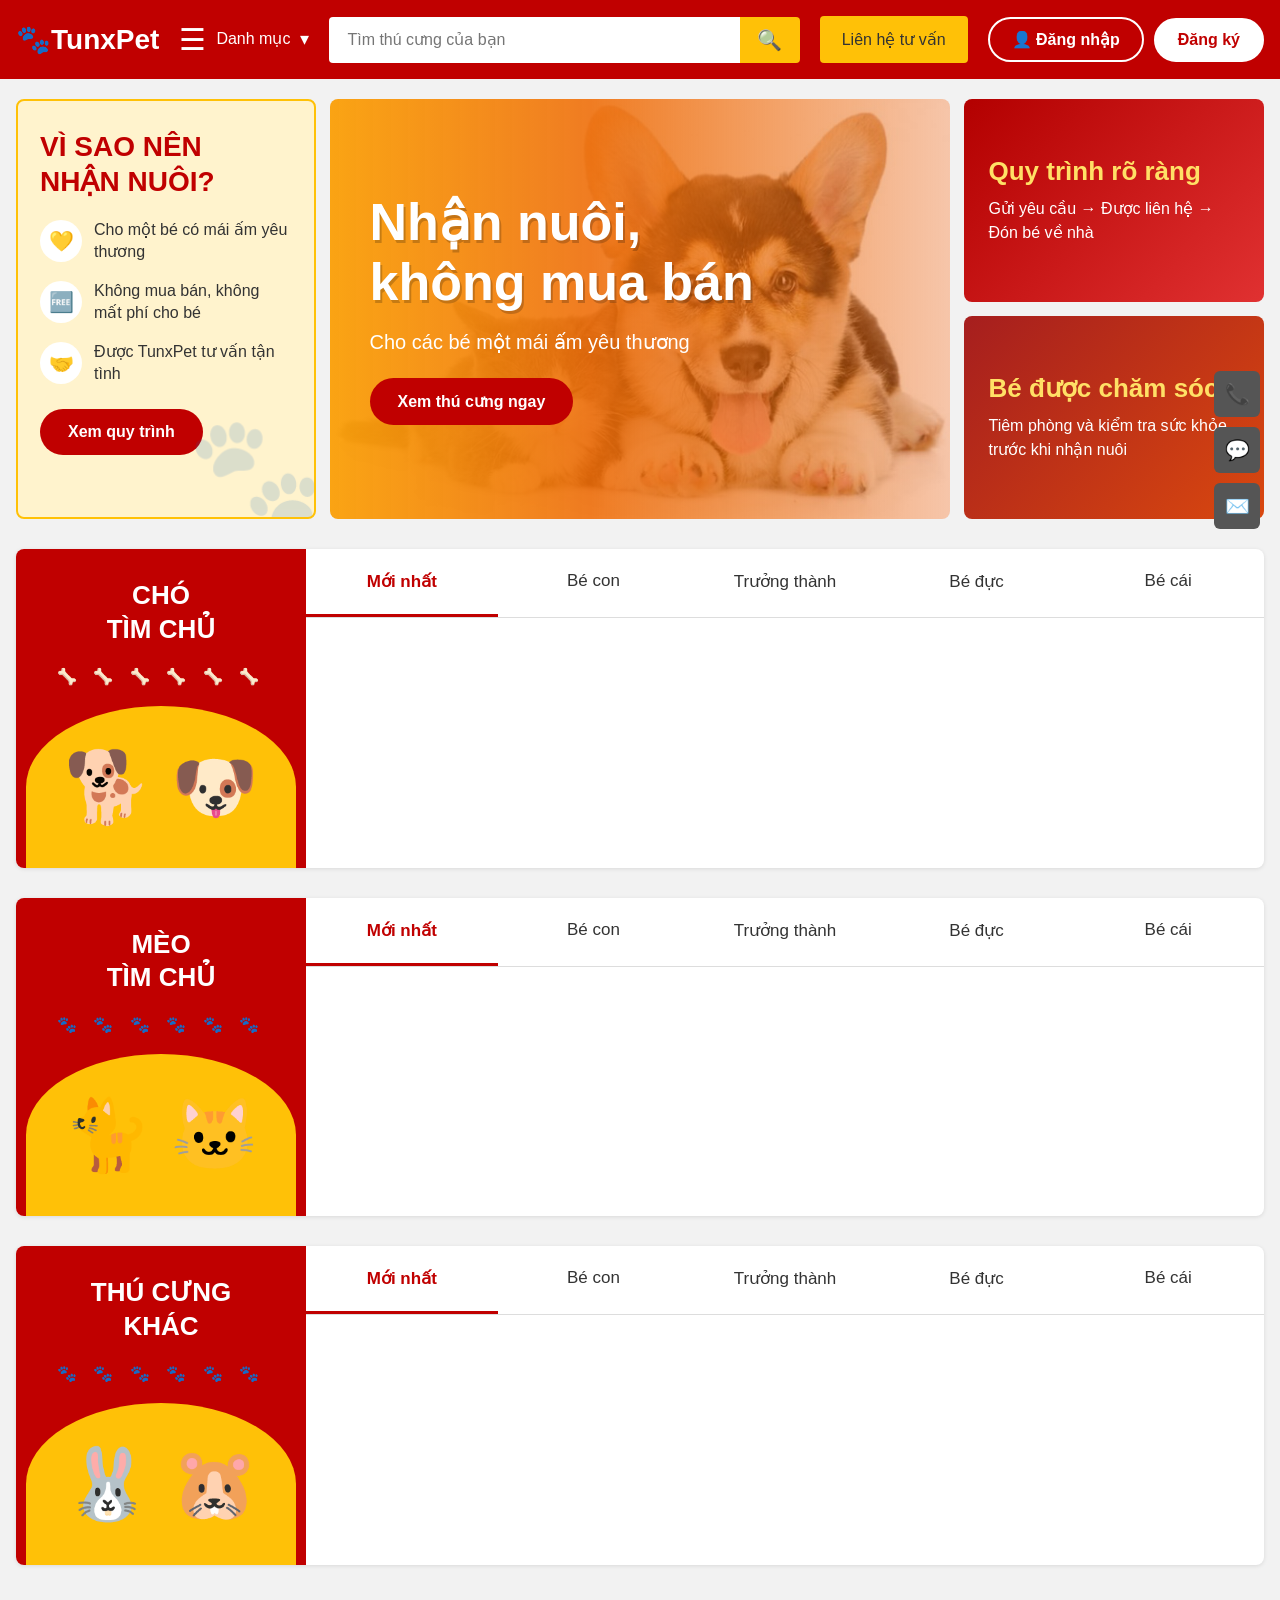
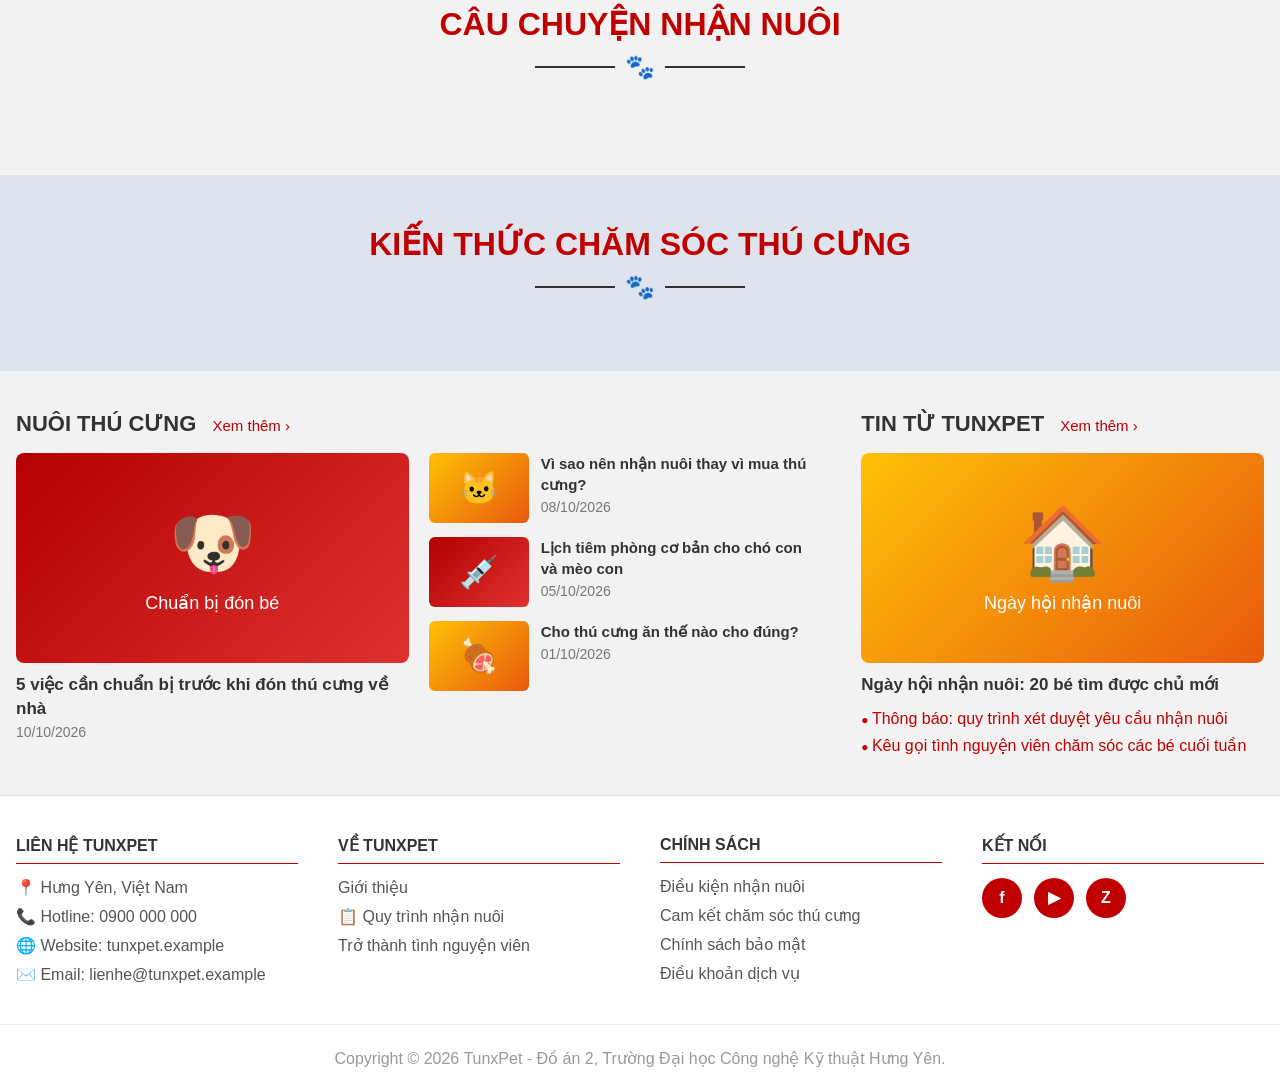
<file: index.html>
<!DOCTYPE html>
<html lang="vi">
<head>
    <meta charset="UTF-8">
    <meta name="viewport" content="width=device-width, initial-scale=1.0">
    <title>TunxPet - Nhận nuôi thú cưng</title>
    <!-- Nối file CSS (định dạng giao diện) -->
    <link rel="stylesheet" href="TrangChu.css">
</head>
<body>

    <!-- ===== 1. THANH ĐẦU TRANG (HEADER) ===== -->
    <header class="header">
        <div class="container header-inner">
            <!-- Logo -->
            <a href="TrangChu.html" class="logo">🐾TunxPet</a>

                        <!-- Nút danh mục + menu thả xuống -->
            <div class="danh-muc-wrap">
                <button type="button" class="btn-danh-muc" id="nutDanhMuc">
                    <span class="icon-menu">☰</span>
                    <span>Danh mục</span>
                    <span class="mui-ten">▾</span>
                </button>

                <ul class="danh-muc-tha" id="menuDanhMuc">
                    <li><a href="#cho">🐶 Chó cần tìm chủ</a></li>
                    <li><a href="#meo">🐱 Mèo cần tìm chủ</a></li>
                    <li><a href="#khac">🐰 Thú cưng khác</a></li>
                    <li><a href="#">📋 Dịch vụ spa thú cưng</a></li>
                    <li><a href="LienHe.html">📞 Liên hệ TunxPet</a></li>
                </ul>
            </div>

            <!-- Ô tìm kiếm -->
            <form class="search-box" id="formTimKiem">
                <input type="text" id="oTimKiem" placeholder="Tìm thú cưng của bạn">
                <button type="submit">🔍</button>
            </form>

            <!-- Liên hệ + tài khoản -->
            <a href="LienHe.html" class="btn-lien-he">Liên hệ tư vấn</a>
                        <div class="tai-khoan">
                <a href="DangNhap.html" class="btn-dang-nhap">👤 Đăng nhập</a>
                <a href="DangKy.html" class="btn-dang-ky">Đăng ký</a>
            </div>
        </div>
    </header>

    <main class="container">

        <!-- ===== 2. KHỐI ĐẦU TRANG: MENU + BANNER ===== -->
        <section class="hero">
                        <!-- Banner bên trái: vì sao nên nhận nuôi -->
            <div class="banner-trai">
                <h3>VÌ SAO NÊN<br>NHẬN NUÔI?</h3>
                <ul>
                    <li><span>💛</span>Cho một bé có mái ấm yêu thương</li>
                    <li><span>🆓</span>Không mua bán, không mất phí cho bé</li>
                    <li><span>🤝</span>Được TunxPet tư vấn tận tình</li>
                </ul>
                <a href="QuyTrinh.html" class="btn-vang">Xem quy trình</a>
                <div class="banner-trai-hinh">🐾</div>
            </div>

            <!-- Banner lớn ở giữa -->
            <div class="banner-lon">
                <div class="banner-chu">
                    <h1>Nhận nuôi,<br>không mua bán</h1>
                    <p>Cho các bé một mái ấm yêu thương</p>
                    <a href="#cho" class="btn-vang">Xem thú cưng ngay</a>
                </div>
                <div class="banner-hinh">🐶🐱</div>
            </div>

            <!-- 2 banner nhỏ bên phải -->
            <div class="banner-phai">
                <div class="banner-nho nho-1">
                    <h3>Quy trình rõ ràng</h3>
                    <p>Gửi yêu cầu → Được liên hệ → Đón bé về nhà</p>
                </div>
                <div class="banner-nho nho-2">
                    <h3>Bé được chăm sóc</h3>
                    <p>Tiêm phòng và kiểm tra sức khỏe trước khi nhận nuôi</p>
                </div>
            </div>
        </section>

        <!-- ===== 3. CÁC KHỐI THÚ CƯNG ĐANG TÌM CHỦ (cuộn xuống để xem) ===== -->
        <!-- Khối CHÓ -->
        <section class="khoi-thu-cung" id="cho" data-loai="Chó">
            <!-- Cột đỏ bên trái -->
            <div class="cot-do">
                <h2>CHÓ<br>TÌM CHỦ</h2>
                <div class="xuong">🦴 🦴 🦴 🦴 🦴 🦴</div>
                <div class="cot-do-hinh">🐕 🐶</div>
            </div>

            <!-- Phần bên phải: các tab + danh sách -->
            <div class="cot-noi-dung">
                <ul class="tabs">
                    <li class="tab active" data-loc="tatca">Mới nhất</li>
                    <li class="tab" data-loc="con">Bé con</li>
                    <li class="tab" data-loc="lon">Trưởng thành</li>
                    <li class="tab" data-loc="duc">Bé đực</li>
                    <li class="tab" data-loc="cai">Bé cái</li>
                </ul>


                
                <!-- JavaScript sẽ tự đổ các thẻ thú cưng vào đây -->
                <div class="luoi-thu-cung"></div>
            </div>
        </section>

        <!-- Khối MÈO -->
        <section class="khoi-thu-cung" id="meo" data-loai="Mèo">
            <!-- Cột đỏ bên trái -->
            <div class="cot-do">
                <h2>MÈO<br>TÌM CHỦ</h2>
                <div class="xuong">🐾 🐾 🐾 🐾 🐾 🐾</div>
                <div class="cot-do-hinh">🐈 🐱</div>
            </div>

            <!-- Phần bên phải: các tab + danh sách -->
            <div class="cot-noi-dung">
                <ul class="tabs">
                    <li class="tab active" data-loc="tatca">Mới nhất</li>
                    <li class="tab" data-loc="con">Bé con</li>
                    <li class="tab" data-loc="lon">Trưởng thành</li>
                    <li class="tab" data-loc="duc">Bé đực</li>
                    <li class="tab" data-loc="cai">Bé cái</li>
                </ul>

                <!-- JavaScript sẽ tự đổ các thẻ thú cưng vào đây -->
                <div class="luoi-thu-cung"></div>
            </div>
        </section>

        <!-- Khối THÚ CƯNG KHÁC -->
        <section class="khoi-thu-cung" id="khac" data-loai="Khác">
            <!-- Cột đỏ bên trái -->
            <div class="cot-do">
                <h2>THÚ CƯNG<br>KHÁC</h2>
                <div class="xuong">🐾 🐾 🐾 🐾 🐾 🐾</div>
                <div class="cot-do-hinh">🐰 🐹</div>
            </div>

            <!-- Phần bên phải: các tab + danh sách -->
            <div class="cot-noi-dung">
                <ul class="tabs">
                    <li class="tab active" data-loc="tatca">Mới nhất</li>
                    <li class="tab" data-loc="con">Bé con</li>
                    <li class="tab" data-loc="lon">Trưởng thành</li>
                    <li class="tab" data-loc="duc">Bé đực</li>
                    <li class="tab" data-loc="cai">Bé cái</li>
                </ul>

                <!-- JavaScript sẽ tự đổ các thẻ thú cưng vào đây -->
                <div class="luoi-thu-cung"></div>
            </div>
        </section>

        </main>

    <!-- ===== 4. CÂU CHUYỆN NHẬN NUÔI ===== -->
    <section class="cau-chuyen container">
        <h2 class="tieu-de-khoi">CÂU CHUYỆN NHẬN NUÔI</h2>
        <div class="gach-chan"><span></span>🐾<span></span></div>

        <!-- JavaScript sẽ tự đổ các thẻ câu chuyện vào đây -->
        <div class="luoi-cau-chuyen" id="luoiCauChuyen"></div>
        <!-- Các chấm chuyển trang -->
        <div class="cham-trang" id="chamTrang"></div>
    </section>

    <!-- ===== 5. KIẾN THỨC CHĂM SÓC THÚ CƯNG ===== -->
    <section class="dai-xam">
        <div class="container">
            <h2 class="tieu-de-khoi">KIẾN THỨC CHĂM SÓC THÚ CƯNG</h2>
            <div class="gach-chan"><span></span>🐾<span></span></div>

            <div class="kien-thuc">
                <!-- Bài nổi bật bên trái (đổi khi bấm bài bên phải) -->
                <article class="kt-lon" id="ktLon"></article>
                <!-- Danh sách bài bên phải -->
                <ul class="kt-ds" id="ktDs"></ul>
            </div>
        </div>
    </section>

    <!-- ===== 6. BÀI VIẾT / TIN TỨC ===== -->
    <section class="bai-viet container">
        <div class="cot-bai-viet cot-rong">
            <h3 class="tieu-de-nho">NUÔI THÚ CƯNG <a href="#">Xem thêm ›</a></h3>
            <div class="bv-hai-cot">
                <article class="bv-noi-bat">
                    <div class="bv-anh bv-do">🐶<br><small>Chuẩn bị đón bé</small></div>
                    <h4>5 việc cần chuẩn bị trước khi đón thú cưng về nhà</h4>
                    <p class="ngay">10/10/2026</p>
                </article>
                <ul class="bv-ds">
                    <li><div class="bv-anh-nho bv-vang">🐱</div><div><h5>Vì sao nên nhận nuôi thay vì mua thú cưng?</h5><p class="ngay">08/10/2026</p></div></li>
                    <li><div class="bv-anh-nho bv-do">💉</div><div><h5>Lịch tiêm phòng cơ bản cho chó con và mèo con</h5><p class="ngay">05/10/2026</p></div></li>
                    <li><div class="bv-anh-nho bv-vang">🍖</div><div><h5>Cho thú cưng ăn thế nào cho đúng?</h5><p class="ngay">01/10/2026</p></div></li>
                </ul>
            </div>
        </div>

        <div class="cot-bai-viet">
            <h3 class="tieu-de-nho">TIN TỪ TUNXPET <a href="#">Xem thêm ›</a></h3>
            <article class="bv-noi-bat">
                <div class="bv-anh bv-vang">🏠<br><small>Ngày hội nhận nuôi</small></div>
                <h4>Ngày hội nhận nuôi: 20 bé tìm được chủ mới</h4>
            </article>
            <ul class="bv-tin">
                <li><a href="#">Thông báo: quy trình xét duyệt yêu cầu nhận nuôi</a></li>
                <li><a href="#">Kêu gọi tình nguyện viên chăm sóc các bé cuối tuần</a></li>
            </ul>
        </div>
    </section>

    <!-- ===== 7. CHÂN TRANG (FOOTER) ===== -->
    <footer class="footer">
        <div class="container footer-luoi">
            <div>
                <h4>LIÊN HỆ TUNXPET</h4>
                <ul>
                    <li>📍 Hưng Yên, Việt Nam</li>
                    <li>📞 Hotline: 0900 000 000</li>
                    <li>🌐 Website: tunxpet.example</li>
                    <li>✉️ Email: lienhe@tunxpet.example</li>
                </ul>
            </div>
            <div>
                <h4>VỀ TUNXPET</h4>
                <ul>
                    <li><a href="GioiThieu.html">Giới thiệu</a></li>
                    <li><a href="QuyTrinh.html">📋 Quy trình nhận nuôi</a></li>
                    <li><a href="TinhNguyenVien.html">Trở thành tình nguyện viên</a></li>
                </ul>
            </div>
            <div>
                <h4>CHÍNH SÁCH</h4>
                <ul>
                    <li><a href="#">Điều kiện nhận nuôi</a></li>
                    <li><a href="#">Cam kết chăm sóc thú cưng</a></li>
                    <li><a href="#">Chính sách bảo mật</a></li>
                    <li><a href="#">Điều khoản dịch vụ</a></li>
                </ul>
            </div>
            <div>
                <h4>KẾT NỐI</h4>
                <div class="mang-xh">
                    <a href="#" title="Facebook">f</a>
                    <a href="#" title="YouTube">▶</a>
                    <a href="#" title="Zalo">Z</a>
                </div>
            </div>
        </div>
        <p class="ban-quyen">Copyright © 2026 TunxPet - Đồ án 2, Trường Đại học Công nghệ Kỹ thuật Hưng Yên.</p>
    </footer>

    <!-- Các nút liên hệ nổi bên phải -->
    <div class="nut-noi">
        <a href="#" title="Gọi điện">📞</a>
        <a href="LienHe.html" title="Zalo">💬</a>
        <a href="#" title="Messenger">✉️</a>
    </div>
    <!-- Nút lên đầu trang -->
    <button id="nutLenDau" title="Lên đầu trang">▲</button>

    <!-- Nối file JavaScript (xử lý tương tác) - đặt cuối trang -->
    <script src="TrangChu.js"></script>
    <script src="XacThuc.js"></script>
</body>


</html>
</file>
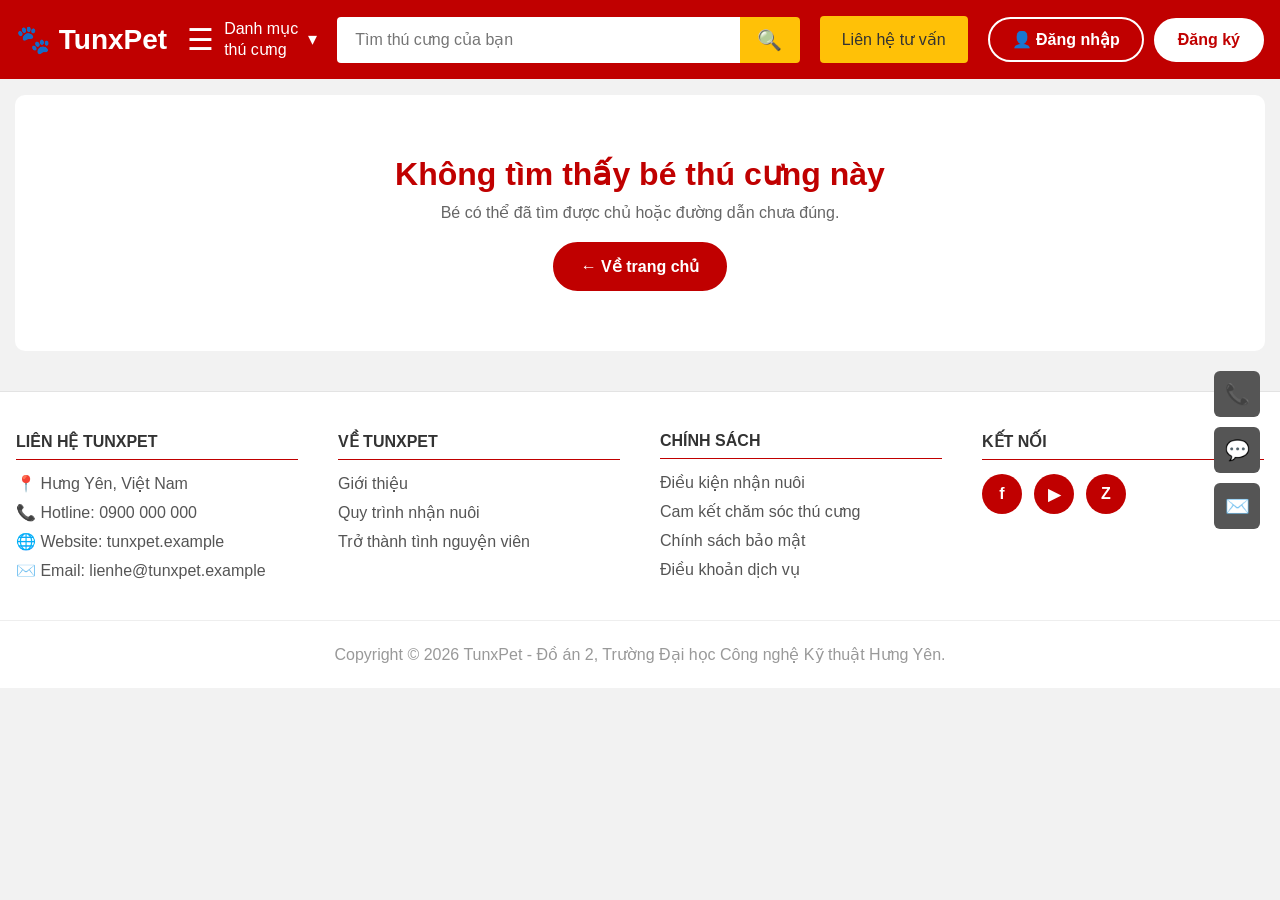
<file: ChiTiet.html>
<!DOCTYPE html>
<html lang="vi">
<head>
    <meta charset="UTF-8">
    <meta name="viewport" content="width=device-width, initial-scale=1.0">
    <title>Đăng ký - TunxPet</title>
    <link rel="stylesheet" href="TrangChu.css">
    <link rel="stylesheet" href="ChiTiet.css">
    <link rel="stylesheet" href="YeuCau.css">
</head>
<body>

    <!-- ===== HEADER ===== -->
    <header class="header">
        <div class="container header-inner">
            <a href="TrangChu.html" class="logo">🐾 TunxPet</a>

            <div class="danh-muc-wrap">
                <button type="button" class="btn-danh-muc" id="nutDanhMuc">
                    <span class="icon-menu">☰</span>
                    <span>Danh mục<br>thú cưng</span>
                    <span class="mui-ten">▾</span>
                </button>

                <ul class="danh-muc-tha" id="menuDanhMuc">
                    <li><a href="TrangChu.html#cho">🐶 Chó cần tìm chủ</a></li>
                    <li><a href="TrangChu.html#meo">🐱 Mèo cần tìm chủ</a></li>
                    <li><a href="TrangChu.html#khac">🐰 Thú cưng khác</a></li>
                    <li><a href="QuyTrinh.html">📋 Quy trình nhận nuôi</a></li>
                    <li><a href="LienHe.html">📞 Liên hệ TunxPet</a></li>
                </ul>
            </div>

            <form class="search-box" id="formTimKiem">
                <input type="text" id="oTimKiem" placeholder="Tìm thú cưng của bạn">
                <button type="submit">🔍</button>
            </form>

            <a href="LienHe.html" class="btn-lien-he">Liên hệ tư vấn</a>
            <div class="tai-khoan">
                <a href="DangNhap.html" class="btn-dang-nhap">👤 Đăng nhập</a>
                <a href="DangKy.html" class="btn-dang-ky">Đăng ký</a>
            </div>
        </div>
    </header>

    <!-- ===== NỘI DUNG ĐĂNG KÝ ===== -->
        <main class="container ct-trang">
        <div id="chiTiet"></div>
        <noscript>Bạn cần bật JavaScript để xem thông tin thú cưng.</noscript>
    </main>

    <!-- ===== FOOTER ===== -->
    <footer class="footer">
        <div class="container footer-luoi">
            <div>
                <h4>LIÊN HỆ TUNXPET</h4>
                <ul>
                    <li>📍 Hưng Yên, Việt Nam</li>
                    <li>📞 Hotline: 0900 000 000</li>
                    <li>🌐 Website: tunxpet.example</li>
                    <li>✉️ Email: lienhe@tunxpet.example</li>
                </ul>
            </div>
            <div>
                <h4>VỀ TUNXPET</h4>
                <ul>
                    <li><a href="GioiThieu.html">Giới thiệu</a></li>
                    <li><a href="QuyTrinh.html">Quy trình nhận nuôi</a></li>
                    <li><a href="TinhNguyenVien.html">Trở thành tình nguyện viên</a></li>
                </ul>
            </div>
            <div>
                <h4>CHÍNH SÁCH</h4>
                <ul>
                    <li><a href="#">Điều kiện nhận nuôi</a></li>
                    <li><a href="#">Cam kết chăm sóc thú cưng</a></li>
                    <li><a href="#">Chính sách bảo mật</a></li>
                    <li><a href="#">Điều khoản dịch vụ</a></li>
                </ul>
            </div>
            <div>
                <h4>KẾT NỐI</h4>
                <div class="mang-xh">
                    <a href="#" title="Facebook">f</a>
                    <a href="#" title="YouTube">▶</a>
                    <a href="#" title="Zalo">Z</a>
                </div>
            </div>
        </div>
        <p class="ban-quyen">Copyright © 2026 TunxPet - Đồ án 2, Trường Đại học Công nghệ Kỹ thuật Hưng Yên.</p>
    </footer>

    <!-- Các nút liên hệ nổi bên phải --->
    <div class="nut-noi">
        <a href="#" title="Gọi điện">📞</a>
        <a href="LienHe.html" title="Zalo">💬</a>
        <a href="#" title="Messenger">✉️</a>
    </div>

    <!-- Nút lên đầu trang -->
    <button id="nutLenDau" title="Lên đầu trang">▲</button>

    <script src="DuLieuThuCung.js"></script>
    <script src="DuLieuYeuCau.js"></script>
    <script src="Chung.js"></script>
    <script src="XacThuc.js"></script>
    <script src="ChiTiet.js"></script>
</body>


</html>
</file>
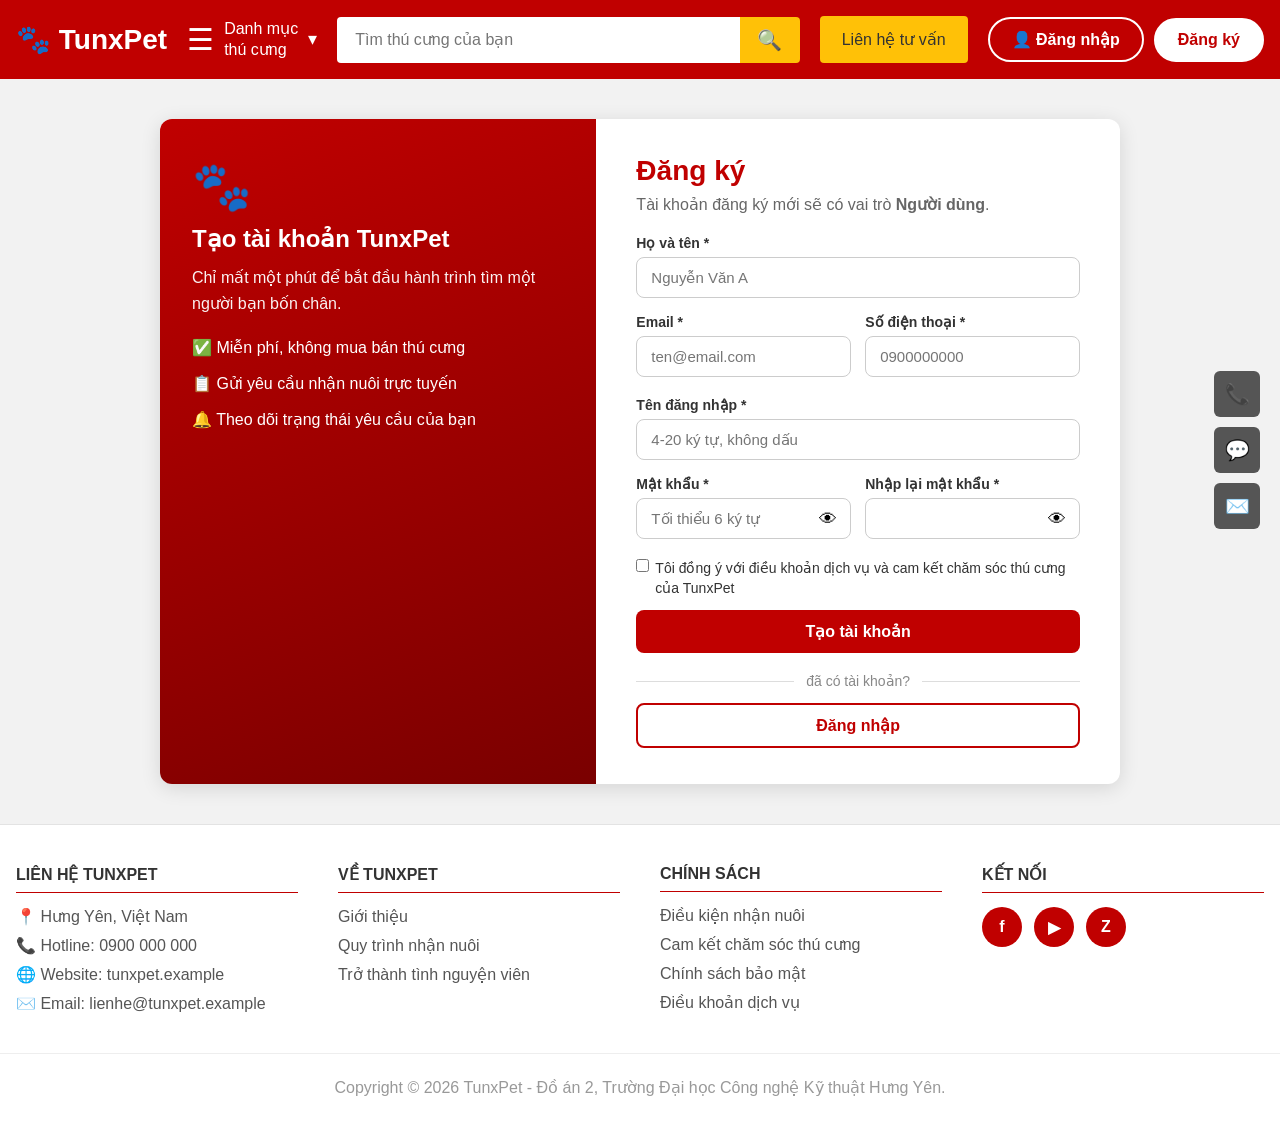
<file: DangKy.html>
<!DOCTYPE html>
<html lang="vi">
<head>
    <meta charset="UTF-8">
    <meta name="viewport" content="width=device-width, initial-scale=1.0">
    <title>Đăng ký - TunxPet</title>
    <link rel="stylesheet" href="TrangChu.css">
    <link rel="stylesheet" href="DangNhap.css">
</head>
<body>

    <!-- ===== HEADER ===== --->
    <header class="header">
        <div class="container header-inner">
            <a href="TrangChu.html" class="logo">🐾 TunxPet</a>

            <div class="danh-muc-wrap">
                <button type="button" class="btn-danh-muc" id="nutDanhMuc">
                    <span class="icon-menu">☰</span>
                    <span>Danh mục<br>thú cưng</span>
                    <span class="mui-ten">▾</span>
                </button>

                <ul class="danh-muc-tha" id="menuDanhMuc">
                    <li><a href="TrangChu.html#cho">🐶 Chó cần tìm chủ</a></li>
                    <li><a href="TrangChu.html#meo">🐱 Mèo cần tìm chủ</a></li>
                    <li><a href="TrangChu.html#khac">🐰 Thú cưng khác</a></li>
                    <li><a href="QuyTrinh.html">📋 Quy trình nhận nuôi</a></li>
                    <li><a href="LienHe.html">📞 Liên hệ TunxPet</a></li>
                </ul>
            </div>

            <form class="search-box" id="formTimKiem">
                <input type="text" id="oTimKiem" placeholder="Tìm thú cưng của bạn">
                <button type="submit">🔍</button>
            </form>

            <a href="LienHe.html" class="btn-lien-he">Liên hệ tư vấn</a>
            <div class="tai-khoan">
                <a href="DangNhap.html" class="btn-dang-nhap">👤 Đăng nhập</a>
                <a href="DangKy.html" class="btn-dang-ky">Đăng ký</a>
            </div>
        </div>
    </header>

    <!-- ===== NỘI DUNG ĐĂNG KÝ ===== -->
    <main class="container trang-dn">
        <section class="khung-dn">

            <div class="dn-trai">
                <div class="dn-logo">🐾</div>
                <h2>Tạo tài khoản TunxPet</h2>
                <p>Chỉ mất một phút để bắt đầu hành trình tìm một người bạn bốn chân.</p>
                <ul>
                    <li>✅ Miễn phí, không mua bán thú cưng</li>
                    <li>📋 Gửi yêu cầu nhận nuôi trực tuyến</li>
                    <li>🔔 Theo dõi trạng thái yêu cầu của bạn</li>
                </ul>
            </div>

            <div class="dn-phai">
                <h1>Đăng ký</h1>
                <p class="dn-mo-ta">Tài khoản đăng ký mới sẽ có vai trò <b>Người dùng</b>.</p>

                <form id="formDangKy" novalidate>
                    <div class="dn-o">
                        <label for="dkHoTen">Họ và tên *</label>
                        <input type="text" id="dkHoTen" placeholder="Nguyễn Văn A">
                        <span class="dn-loi" id="loiHoTen"></span>
                    </div>

                    <div class="dn-hang">
                        <div class="dn-o">
                            <label for="dkEmail">Email *</label>
                            <input type="text" id="dkEmail" placeholder="ten@email.com">
                            <span class="dn-loi" id="loiEmail"></span>
                        </div>
                        <div class="dn-o">
                            <label for="dkSdt">Số điện thoại *</label>
                            <input type="text" id="dkSdt" placeholder="0900000000">
                            <span class="dn-loi" id="loiSdt"></span>
                        </div>
                    </div>

                    <div class="dn-o">
                        <label for="dkTen">Tên đăng nhập *</label>
                        <input type="text" id="dkTen" placeholder="4-20 ký tự, không dấu" autocomplete="username">
                        <span class="dn-loi" id="loiTen"></span>
                    </div>

                    <div class="dn-hang">
                        <div class="dn-o">
                            <label for="dkMatKhau">Mật khẩu *</label>
                            <div class="dn-mk">
                                <input type="password" id="dkMatKhau" placeholder="Tối thiểu 6 ký tự" autocomplete="new-password">
                                <button type="button" class="nut-xem-mk" data-muc="dkMatKhau" title="Hiện / ẩn mật khẩu">👁</button>
                            </div>
                            <span class="dn-loi" id="loiMatKhau"></span>
                        </div>
                        <div class="dn-o">
                            <label for="dkNhapLai">Nhập lại mật khẩu *</label>
                            <div class="dn-mk">
                                <input type="password" id="dkNhapLai" autocomplete="new-password">
                                <button type="button" class="nut-xem-mk" data-muc="dkNhapLai" title="Hiện / ẩn mật khẩu">👁</button>
                            </div>
                            <span class="dn-loi" id="loiNhapLai"></span>
                        </div>
                    </div>

                    <label class="dn-nho dn-dong-y">
                        <input type="checkbox" id="dkDongY"> Tôi đồng ý với điều khoản dịch vụ và cam kết chăm sóc thú cưng của TunxPet
                    </label>
                    <span class="dn-loi" id="loiDongY"></span>

                    <button type="submit" class="dn-nut">Tạo tài khoản</button>
                </form>

                <div class="dn-hoac"><span>đã có tài khoản?</span></div>
                <a href="DangNhap.html" class="dn-nut-phu">Đăng nhập</a>
            </div>
        </section>
    </main>

    <!-- ===== FOOTER ===== -->
    <footer class="footer">
        <div class="container footer-luoi">
            <div>
                <h4>LIÊN HỆ TUNXPET</h4>
                <ul>
                    <li>📍 Hưng Yên, Việt Nam</li>
                    <li>📞 Hotline: 0900 000 000</li>
                    <li>🌐 Website: tunxpet.example</li>
                    <li>✉️ Email: lienhe@tunxpet.example</li>
                </ul>
            </div>
            <div>
                <h4>VỀ TUNXPET</h4>
                <ul>
                    <li><a href="GioiThieu.html">Giới thiệu</a></li>
                    <li><a href="QuyTrinh.html">Quy trình nhận nuôi</a></li>
                    <li><a href="TinhNguyenVien.html">Trở thành tình nguyện viên</a></li>
                </ul>
            </div>
            <div>
                <h4>CHÍNH SÁCH</h4>
                <ul>
                    <li><a href="#">Điều kiện nhận nuôi</a></li>
                    <li><a href="#">Cam kết chăm sóc thú cưng</a></li>
                    <li><a href="#">Chính sách bảo mật</a></li>
                    <li><a href="#">Điều khoản dịch vụ</a></li>
                </ul>
            </div>
            <div>
                <h4>KẾT NỐI</h4>
                <div class="mang-xh">
                    <a href="#" title="Facebook">f</a>
                    <a href="#" title="YouTube">▶</a>
                    <a href="#" title="Zalo">Z</a>
                </div>
            </div>
        </div>
        <p class="ban-quyen">Copyright © 2026 TunxPet - Đồ án 2, Trường Đại học Công nghệ Kỹ thuật Hưng Yên.</p>
    </footer>

    <!-- Các nút liên hệ nổi bên phải -->
    <div class="nut-noi">
        <a href="#" title="Gọi điện">📞</a>
        <a href="LienHe.html" title="Zalo">💬</a>
        <a href="#" title="Messenger">✉️</a>
    </div>

    <!-- Nút lên đầu trang -->
    <button id="nutLenDau" title="Lên đầu trang">▲</button>

    <script src="Chung.js"></script>
    <script src="XacThuc.js"></script>
    <script src="DangKy.js"></script>
</body>
</html>
</file>
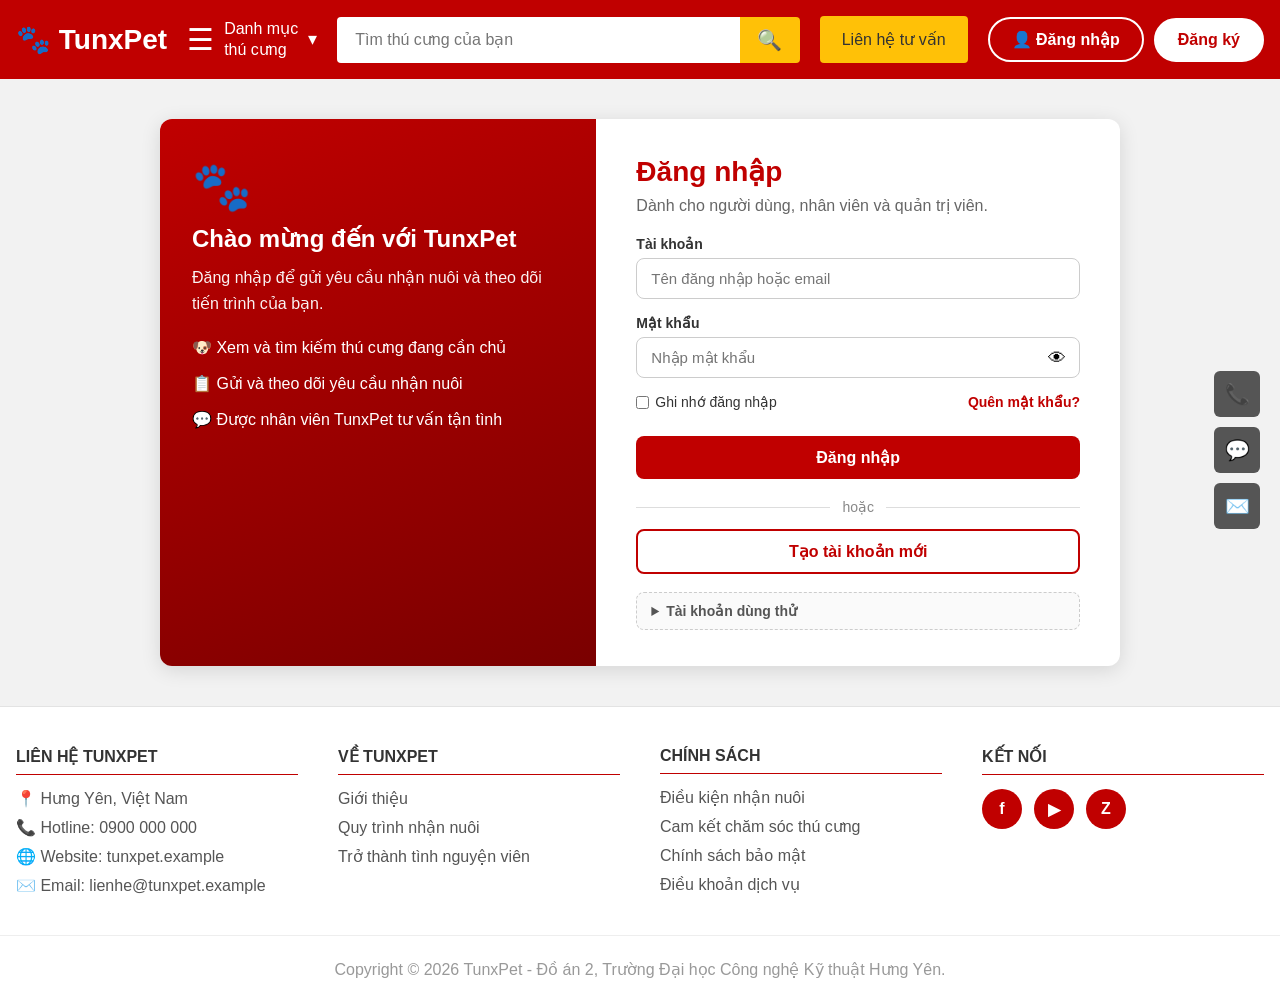
<file: DangNhap.html>
<!DOCTYPE html>
<html lang="vi">
<head>
    <meta charset="UTF-8">
    <meta name="viewport" content="width=device-width, initial-scale=1.0">
    <title>Đăng nhập - TunxPet</title>
    <link rel="stylesheet" href="TrangChu.css">
    <link rel="stylesheet" href="DangNhap.css">
</head>
<body>

    <header class="header">
        <div class="container header-inner">
            <a href="TrangChu.html" class="logo">🐾 TunxPet</a>

            <div class="danh-muc-wrap">
                <button type="button" class="btn-danh-muc" id="nutDanhMuc">
                    <span class="icon-menu">☰</span>
                    <span>Danh mục<br>thú cưng</span>
                    <span class="mui-ten">▾</span>
                </button>

                <ul class="danh-muc-tha" id="menuDanhMuc">
                    <li><a href="TrangChu.html#cho">🐶 Chó cần tìm chủ</a></li>
                    <li><a href="TrangChu.html#meo">🐱 Mèo cần tìm chủ</a></li>
                    <li><a href="TrangChu.html#khac">🐰 Thú cưng khác</a></li>
                    <li><a href="QuyTrinh.html">📋 Quy trình nhận nuôi</a></li>
                    <li><a href="LienHe.html">📞 Liên hệ TunxPet</a></li>
                </ul>
            </div>

            <form class="search-box" id="formTimKiem">
                <input type="text" id="oTimKiem" placeholder="Tìm thú cưng của bạn">
                <button type="submit">🔍</button>
            </form>

            <a href="LienHe.html" class="btn-lien-he">Liên hệ tư vấn</a>
            <div class="tai-khoan">
                <a href="DangNhap.html" class="btn-dang-nhap">👤 Đăng nhập</a>
                <a href="DangKy.html" class="btn-dang-ky">Đăng ký</a>
            </div>
        </div>
    </header>
    <main class="container trang-dn">
        <section class="khung-dn">

            <!-- Cột trái: lời chào -->
            <div class="dn-trai">
                <div class="dn-logo">🐾</div>
                <h2>Chào mừng đến với TunxPet</h2>
                <p>Đăng nhập để gửi yêu cầu nhận nuôi và theo dõi tiến trình của bạn.</p>
                <ul>
                    <li>🐶 Xem và tìm kiếm thú cưng đang cần chủ</li>
                    <li>📋 Gửi và theo dõi yêu cầu nhận nuôi</li>
                    <li>💬 Được nhân viên TunxPet tư vấn tận tình</li>
                </ul>
            </div>

            <!-- Cột phải: form -->
            <div class="dn-phai">
                <h1 id="dnTieuDe">Đăng nhập</h1>
                <p class="dn-mo-ta" id="dnMoTa">Dành cho người dùng, nhân viên và quản trị viên.</p>
                <p class="dn-thong-bao" id="dnThongBao"></p>

                <!-- Form đăng nhập -->
                <form id="formDangNhap" novalidate>
                    <div class="dn-o">
                        <label for="dnTaiKhoan">Tài khoản</label>
                        <input type="text" id="dnTaiKhoan" placeholder="Tên đăng nhập hoặc email" autocomplete="username">
                        <span class="dn-loi" id="loiTaiKhoan"></span>
                    </div>

                    <div class="dn-o">
                        <label for="dnMatKhau">Mật khẩu</label>
                        <div class="dn-mk">
                            <input type="password" id="dnMatKhau" placeholder="Nhập mật khẩu" autocomplete="current-password">
                            <button type="button" class="nut-xem-mk" data-muc="dnMatKhau" title="Hiện / ẩn mật khẩu">👁</button>
                        </div>
                        <span class="dn-loi" id="loiMatKhau"></span>
                    </div>

                    <div class="dn-tuy-chon">
                        <label class="dn-nho"><input type="checkbox" id="dnGhiNho"> Ghi nhớ đăng nhập</label>
                        <a href="#" id="linkQuenMk">Quên mật khẩu?</a>
                    </div>

                    <button type="submit" class="dn-nut">Đăng nhập</button>
                </form>

                <!-- Form quên mật khẩu (mặc định ẩn) -->
                <form id="formQuenMk" class="an" novalidate>
                    <div class="dn-o">
                        <label for="qmTen">Tên đăng nhập</label>
                        <input type="text" id="qmTen">
                        <span class="dn-loi" id="loiQmTen"></span>
                    </div>
                    <div class="dn-hang">
                        <div class="dn-o">
                            <label for="qmEmail">Email đã đăng ký</label>
                            <input type="text" id="qmEmail">
                            <span class="dn-loi" id="loiQmEmail"></span>
                        </div>
                        <div class="dn-o">
                            <label for="qmSdt">Số điện thoại đã đăng ký</label>
                            <input type="text" id="qmSdt">
                            <span class="dn-loi" id="loiQmSdt"></span>
                        </div>
                    </div>
                    <div class="dn-o">
                        <label for="qmMatKhau">Mật khẩu mới</label>
                        <div class="dn-mk">
                            <input type="password" id="qmMatKhau" autocomplete="new-password">
                            <button type="button" class="nut-xem-mk" data-muc="qmMatKhau" title="Hiện / ẩn mật khẩu">👁</button>
                        </div>
                        <span class="dn-loi" id="loiQmMatKhau"></span>
                    </div>
                    <div class="dn-o">
                        <label for="qmNhapLai">Nhập lại mật khẩu mới</label>
                        <input type="password" id="qmNhapLai" autocomplete="new-password">
                        <span class="dn-loi" id="loiQmNhapLai"></span>
                    </div>
                    <button type="submit" class="dn-nut">Đặt lại mật khẩu</button>
                    <p class="dn-quay-lai"><a href="#" id="linkQuayLai">← Quay lại đăng nhập</a></p>
                </form>

                <div class="dn-hoac"><span>hoặc</span></div>
                <a href="DangKy.html" class="dn-nut-phu">Tạo tài khoản mới</a>

                <!-- Tài khoản dùng thử (tiện khi bảo vệ, có thể xóa khi nộp) -->
                <details class="dn-demo">
                    <summary>Tài khoản dùng thử</summary>
                    <ul>
                        <li><span><b>Quản trị viên</b>: admin / admin123</span>
                            <button type="button" data-tk="admin" data-mk="admin123">Điền</button></li>
                        <li><span><b>Nhân viên</b>: nhanvien / nhanvien123</span>
                            <button type="button" data-tk="nhanvien" data-mk="nhanvien123">Điền</button></li>
                        <li><span><b>Người dùng</b>: nguoidung / nguoidung123</span>
                            <button type="button" data-tk="nguoidung" data-mk="nguoidung123">Điền</button></li>
                    </ul>
                </details>
            </div>
        </section>
    </main>
       
    <footer class="footer">
        <div class="container footer-luoi">
            <div>
                <h4>LIÊN HỆ TUNXPET</h4>
                <ul>
                    <li>📍 Hưng Yên, Việt Nam</li>
                    <li>📞 Hotline: 0900 000 000</li>
                    <li>🌐 Website: tunxpet.example</li>
                    <li>✉️ Email: lienhe@tunxpet.example</li>
                </ul>
            </div>
            <div>
                <h4>VỀ TUNXPET</h4>
                <ul>
                    <li><a href="GioiThieu.html">Giới thiệu</a></li>
                    <li><a href="QuyTrinh.html">Quy trình nhận nuôi</a></li>
                    <li><a href="TinhNguyenVien.html">Trở thành tình nguyện viên</a></li>
                </ul>
            </div>
            <div>
                <h4>CHÍNH SÁCH</h4>
                <ul>
                    <li><a href="#">Điều kiện nhận nuôi</a></li>
                    <li><a href="#">Cam kết chăm sóc thú cưng</a></li>
                    <li><a href="#">Chính sách bảo mật</a></li>
                    <li><a href="#">Điều khoản dịch vụ</a></li>
                </ul>
            </div>
            <div>
                <h4>KẾT NỐI</h4>
                <div class="mang-xh">
                    <a href="#" title="Facebook">f</a>
                    <a href="#" title="YouTube">▶</a>
                    <a href="#" title="Zalo">Z</a>
                </div>
            </div>
        </div>
        <p class="ban-quyen">Copyright © 2026 TunxPet - Đồ án 2, Trường Đại học Công nghệ Kỹ thuật Hưng Yên.</p>
    </footer>

    <div class="nut-noi">
        <a href="#" title="Gọi điện">📞</a>
        <a href="LienHe.html" title="Zalo">💬</a>
        <a href="#" title="Messenger">✉️</a>
    </div>

    <button id="nutLenDau" title="Lên đầu trang">▲</button>

    <script src="Chung.js"></script>
    <script src="XacThuc.js"></script>
    <script src="DangNhap.js"></script>
</body>
</html>
</file>
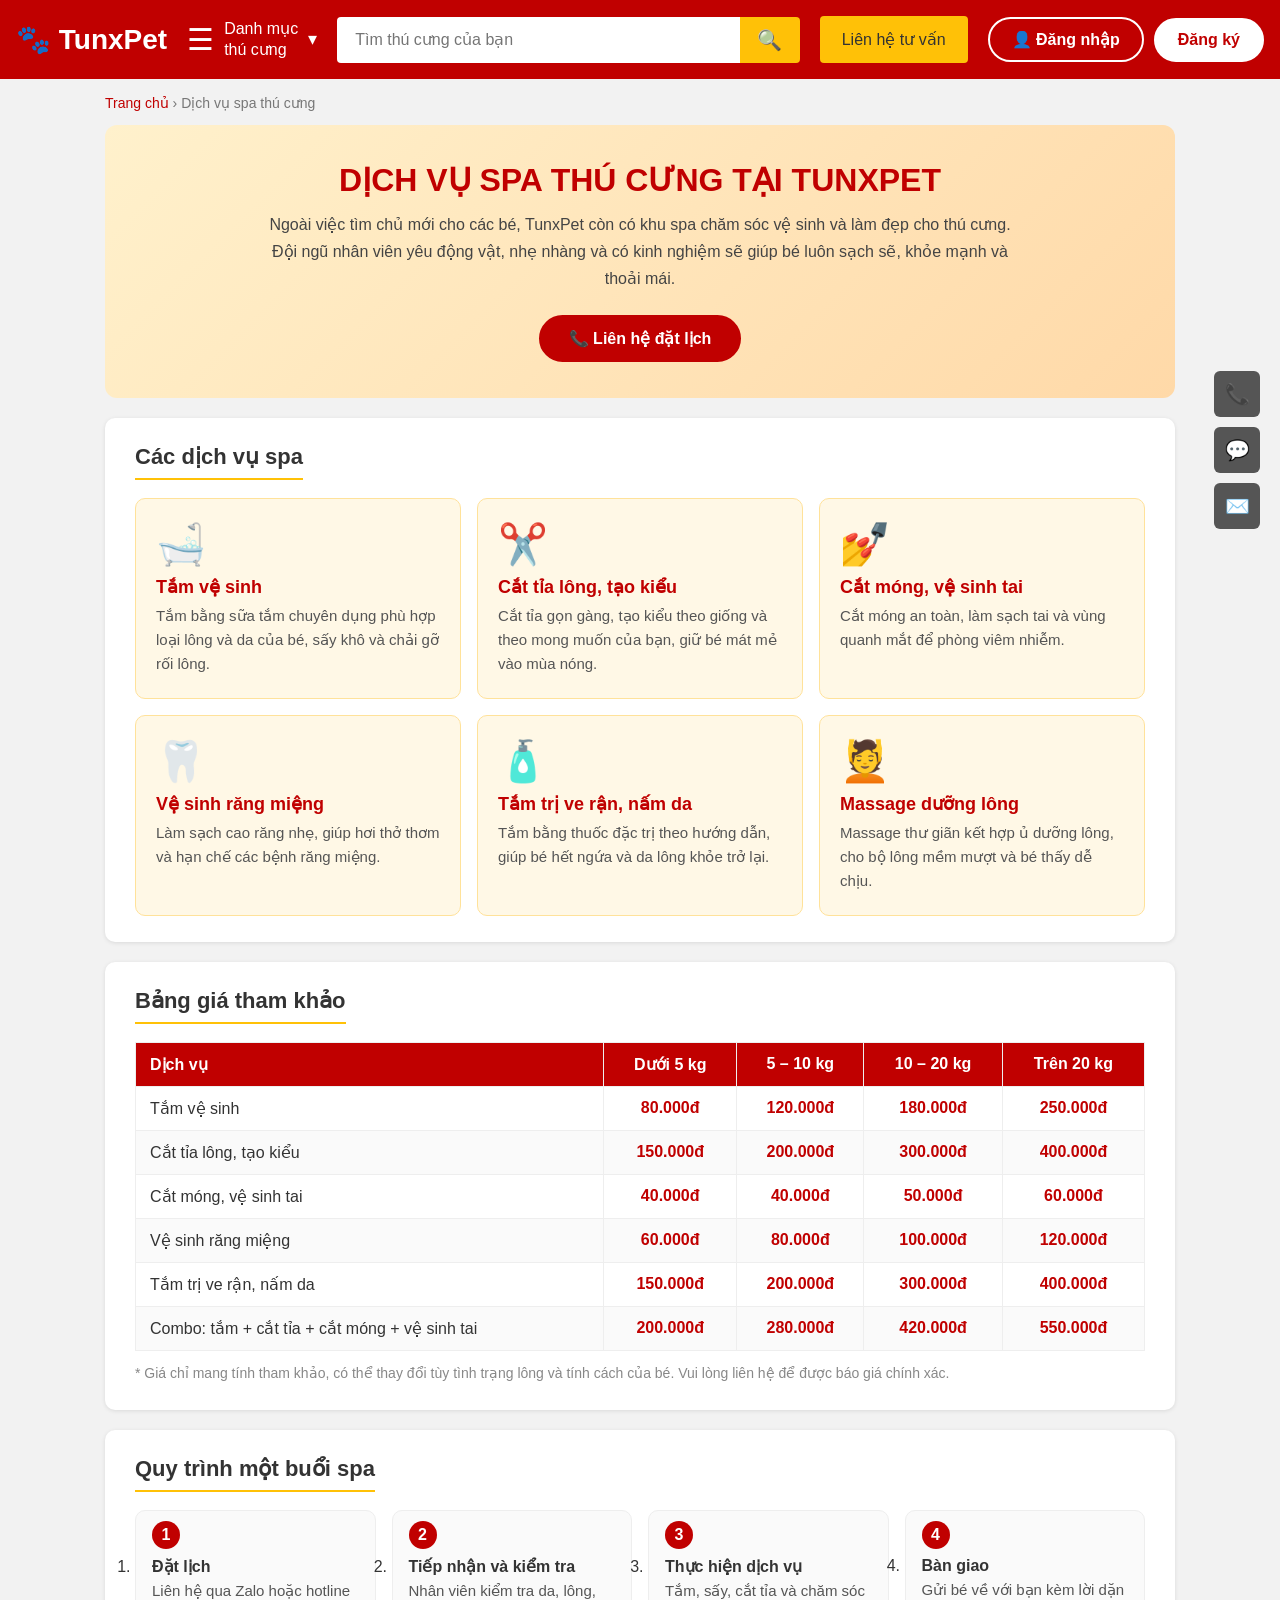
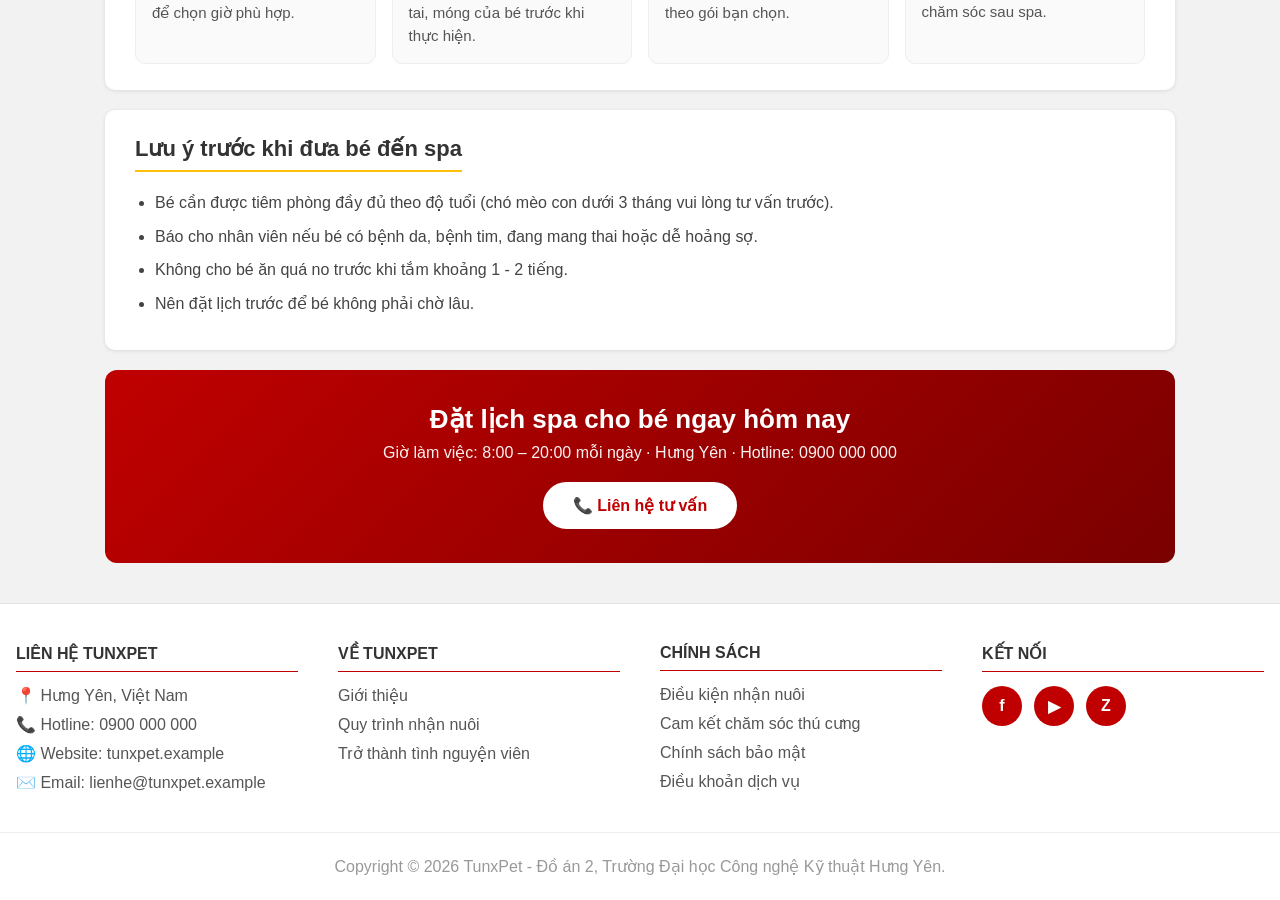
<file: DichVuSpa.html>
<!DOCTYPE html>
<html lang="vi">
<head>
    <meta charset="UTF-8">
    <meta name="viewport" content="width=device-width, initial-scale=1.0">
    <title>Dịch vụ spa thú cưng - TunxPet</title>
    <link rel="stylesheet" href="TrangChu.css">
    <link rel="stylesheet" href="DichVuSpa.css">
</head>
<body>

    <!-- ===== HEADER ===== -->
    <header class="header">
        <div class="container header-inner">
            <a href="TrangChu.html" class="logo">🐾 TunxPet</a>

            <div class="danh-muc-wrap">
                <button type="button" class="btn-danh-muc" id="nutDanhMuc">
                    <span class="icon-menu">☰</span>
                    <span>Danh mục<br>thú cưng</span>
                    <span class="mui-ten">▾</span>
                </button>

                <ul class="danh-muc-tha" id="menuDanhMuc">
                    <li><a href="TrangChu.html#cho">🐶 Chó cần tìm chủ</a></li>
                    <li><a href="TrangChu.html#meo">🐱 Mèo cần tìm chủ</a></li>
                    <li><a href="TrangChu.html#khac">🐰 Thú cưng khác</a></li>
                    <li><a href="QuyTrinh.html">📋 Quy trình nhận nuôi</a></li>
                    <li><a href="LienHe.html">📞 Liên hệ TunxPet</a></li>
                </ul>
            </div>

            <form class="search-box" id="formTimKiem">
                <input type="text" id="oTimKiem" placeholder="Tìm thú cưng của bạn">
                <button type="submit">🔍</button>
            </form>

            <a href="LienHe.html" class="btn-lien-he">Liên hệ tư vấn</a>
            <div class="tai-khoan">
                <a href="DangNhap.html" class="btn-dang-nhap">👤 Đăng nhập</a>
                <a href="DangKy.html" class="btn-dang-ky">Đăng ký</a>
            </div>
        </div>
    </header>

    <!-- ===== NỘI DUNG ĐĂNG KÝ ===== -->
            <main class="container spa-trang">

        <p class="spa-duong-dan"><a href="TrangChu.html">Trang chủ</a> › Dịch vụ spa thú cưng</p>

        <!-- Giới thiệu -->
        <section class="spa-dau">
            <h1>DỊCH VỤ SPA THÚ CƯNG TẠI TUNXPET</h1>
            <p>Ngoài việc tìm chủ mới cho các bé, TunxPet còn có khu spa chăm sóc vệ sinh và làm đẹp cho thú cưng.
               Đội ngũ nhân viên yêu động vật, nhẹ nhàng và có kinh nghiệm sẽ giúp bé luôn sạch sẽ, khỏe mạnh và thoải mái.</p>
            <div class="spa-nut-hang">
                <a href="LienHe.html" class="spa-nut">📞 Liên hệ đặt lịch</a>
            </div>
        </section>

        <!-- Các dịch vụ -->
        <section class="spa-muc">
            <h2>Các dịch vụ spa</h2>
            <div class="spa-luoi">
                <div class="spa-the">
                    <span>🛁</span>
                    <h3>Tắm vệ sinh</h3>
                    <p>Tắm bằng sữa tắm chuyên dụng phù hợp loại lông và da của bé, sấy khô và chải gỡ rối lông.</p>
                </div>
                <div class="spa-the">
                    <span>✂️</span>
                    <h3>Cắt tỉa lông, tạo kiểu</h3>
                    <p>Cắt tỉa gọn gàng, tạo kiểu theo giống và theo mong muốn của bạn, giữ bé mát mẻ vào mùa nóng.</p>
                </div>
                <div class="spa-the">
                    <span>💅</span>
                    <h3>Cắt móng, vệ sinh tai</h3>
                    <p>Cắt móng an toàn, làm sạch tai và vùng quanh mắt để phòng viêm nhiễm.</p>
                </div>
                <div class="spa-the">
                    <span>🦷</span>
                    <h3>Vệ sinh răng miệng</h3>
                    <p>Làm sạch cao răng nhẹ, giúp hơi thở thơm và hạn chế các bệnh răng miệng.</p>
                </div>
                <div class="spa-the">
                    <span>🧴</span>
                    <h3>Tắm trị ve rận, nấm da</h3>
                    <p>Tắm bằng thuốc đặc trị theo hướng dẫn, giúp bé hết ngứa và da lông khỏe trở lại.</p>
                </div>
                <div class="spa-the">
                    <span>💆</span>
                    <h3>Massage dưỡng lông</h3>
                    <p>Massage thư giãn kết hợp ủ dưỡng lông, cho bộ lông mềm mượt và bé thấy dễ chịu.</p>
                </div>
            </div>
        </section>

        <!-- Bảng giá -->
        <section class="spa-muc">
            <h2>Bảng giá tham khảo</h2>
            <div class="spa-bang-boc">
                <table class="spa-bang">
                    <thead>
                        <tr>
                            <th>Dịch vụ</th>
                            <th>Dưới 5 kg</th>
                            <th>5 – 10 kg</th>
                            <th>10 – 20 kg</th>
                            <th>Trên 20 kg</th>
                        </tr>
                    </thead>
                    <tbody>
                        <tr><td>Tắm vệ sinh</td><td>80.000đ</td><td>120.000đ</td><td>180.000đ</td><td>250.000đ</td></tr>
                        <tr><td>Cắt tỉa lông, tạo kiểu</td><td>150.000đ</td><td>200.000đ</td><td>300.000đ</td><td>400.000đ</td></tr>
                        <tr><td>Cắt móng, vệ sinh tai</td><td>40.000đ</td><td>40.000đ</td><td>50.000đ</td><td>60.000đ</td></tr>
                        <tr><td>Vệ sinh răng miệng</td><td>60.000đ</td><td>80.000đ</td><td>100.000đ</td><td>120.000đ</td></tr>
                        <tr><td>Tắm trị ve rận, nấm da</td><td>150.000đ</td><td>200.000đ</td><td>300.000đ</td><td>400.000đ</td></tr>
                        <tr><td>Combo: tắm + cắt tỉa + cắt móng + vệ sinh tai</td><td>200.000đ</td><td>280.000đ</td><td>420.000đ</td><td>550.000đ</td></tr>
                    </tbody>
                </table>
            </div>
            <p class="spa-ghi-chu">* Giá chỉ mang tính tham khảo, có thể thay đổi tùy tình trạng lông và tính cách của bé. Vui lòng liên hệ để được báo giá chính xác.</p>
        </section>

        <!-- Quy trình -->
        <section class="spa-muc">
            <h2>Quy trình một buổi spa</h2>
            <ol class="spa-buoc">
                <li><b>Đặt lịch</b><span>Liên hệ qua Zalo hoặc hotline để chọn giờ phù hợp.</span></li>
                <li><b>Tiếp nhận và kiểm tra</b><span>Nhân viên kiểm tra da, lông, tai, móng của bé trước khi thực hiện.</span></li>
                <li><b>Thực hiện dịch vụ</b><span>Tắm, sấy, cắt tỉa và chăm sóc theo gói bạn chọn.</span></li>
                <li><b>Bàn giao</b><span>Gửi bé về với bạn kèm lời dặn chăm sóc sau spa.</span></li>
            </ol>
        </section>

        <!-- Lưu ý -->
        <section class="spa-muc">
            <h2>Lưu ý trước khi đưa bé đến spa</h2>
            <ul class="spa-luu-y">
                <li>Bé cần được tiêm phòng đầy đủ theo độ tuổi (chó mèo con dưới 3 tháng vui lòng tư vấn trước).</li>
                <li>Báo cho nhân viên nếu bé có bệnh da, bệnh tim, đang mang thai hoặc dễ hoảng sợ.</li>
                <li>Không cho bé ăn quá no trước khi tắm khoảng 1 - 2 tiếng.</li>
                <li>Nên đặt lịch trước để bé không phải chờ lâu.</li>
            </ul>
        </section>

        <!-- Liên hệ -->
        <section class="spa-cta">
            <h2>Đặt lịch spa cho bé ngay hôm nay</h2>
            <p>Giờ làm việc: 8:00 – 20:00 mỗi ngày · Hưng Yên · Hotline: 0900 000 000</p>
            <div class="spa-nut-hang">
                <a href="LienHe.html" class="spa-nut spa-nut-trang">📞 Liên hệ tư vấn</a>
            </div>
        </section>

    </main>

    <!-- ===== FOOTER ===== -->
    <footer class="footer">
        <div class="container footer-luoi">
            <div>
                <h4>LIÊN HỆ TUNXPET</h4>
                <ul>
                    <li>📍 Hưng Yên, Việt Nam</li>
                    <li>📞 Hotline: 0900 000 000</li>
                    <li>🌐 Website: tunxpet.example</li>
                    <li>✉️ Email: lienhe@tunxpet.example</li>
                </ul>
            </div>
            <div>
                <h4>VỀ TUNXPET</h4>
                <ul>
                    <li><a href="GioiThieu.html">Giới thiệu</a></li>
                    <li><a href="QuyTrinh.html">Quy trình nhận nuôi</a></li>
                    <li><a href="TinhNguyenVien.html">Trở thành tình nguyện viên</a></li>
                </ul>
            </div>
            <div>
                <h4>CHÍNH SÁCH</h4>
                <ul>
                    <li><a href="#">Điều kiện nhận nuôi</a></li>
                    <li><a href="#">Cam kết chăm sóc thú cưng</a></li>
                    <li><a href="#">Chính sách bảo mật</a></li>
                    <li><a href="#">Điều khoản dịch vụ</a></li>
                </ul>
            </div>
            <div>
                <h4>KẾT NỐI</h4>
                <div class="mang-xh">
                    <a href="#" title="Facebook">f</a>
                    <a href="#" title="YouTube">▶</a>
                    <a href="#" title="Zalo">Z</a>
                </div>
            </div>
        </div>
        <p class="ban-quyen">Copyright © 2026 TunxPet - Đồ án 2, Trường Đại học Công nghệ Kỹ thuật Hưng Yên.</p>
    </footer>

    <!-- Các nút liên hệ nổi bên phải -->
    <div class="nut-noi">
        <a href="#" title="Gọi điện">📞</a>
        <a href="LienHe.html" title="Zalo">💬</a>
        <a href="#" title="Messenger">✉️</a>
    </div>

    <!-- Nút lên đầu trang -->
    <button id="nutLenDau" title="Lên đầu trang">▲</button>

    <script src="Chung.js"></script>
    <script src="XacThuc.js"></script>
</body>
</html>
</file>
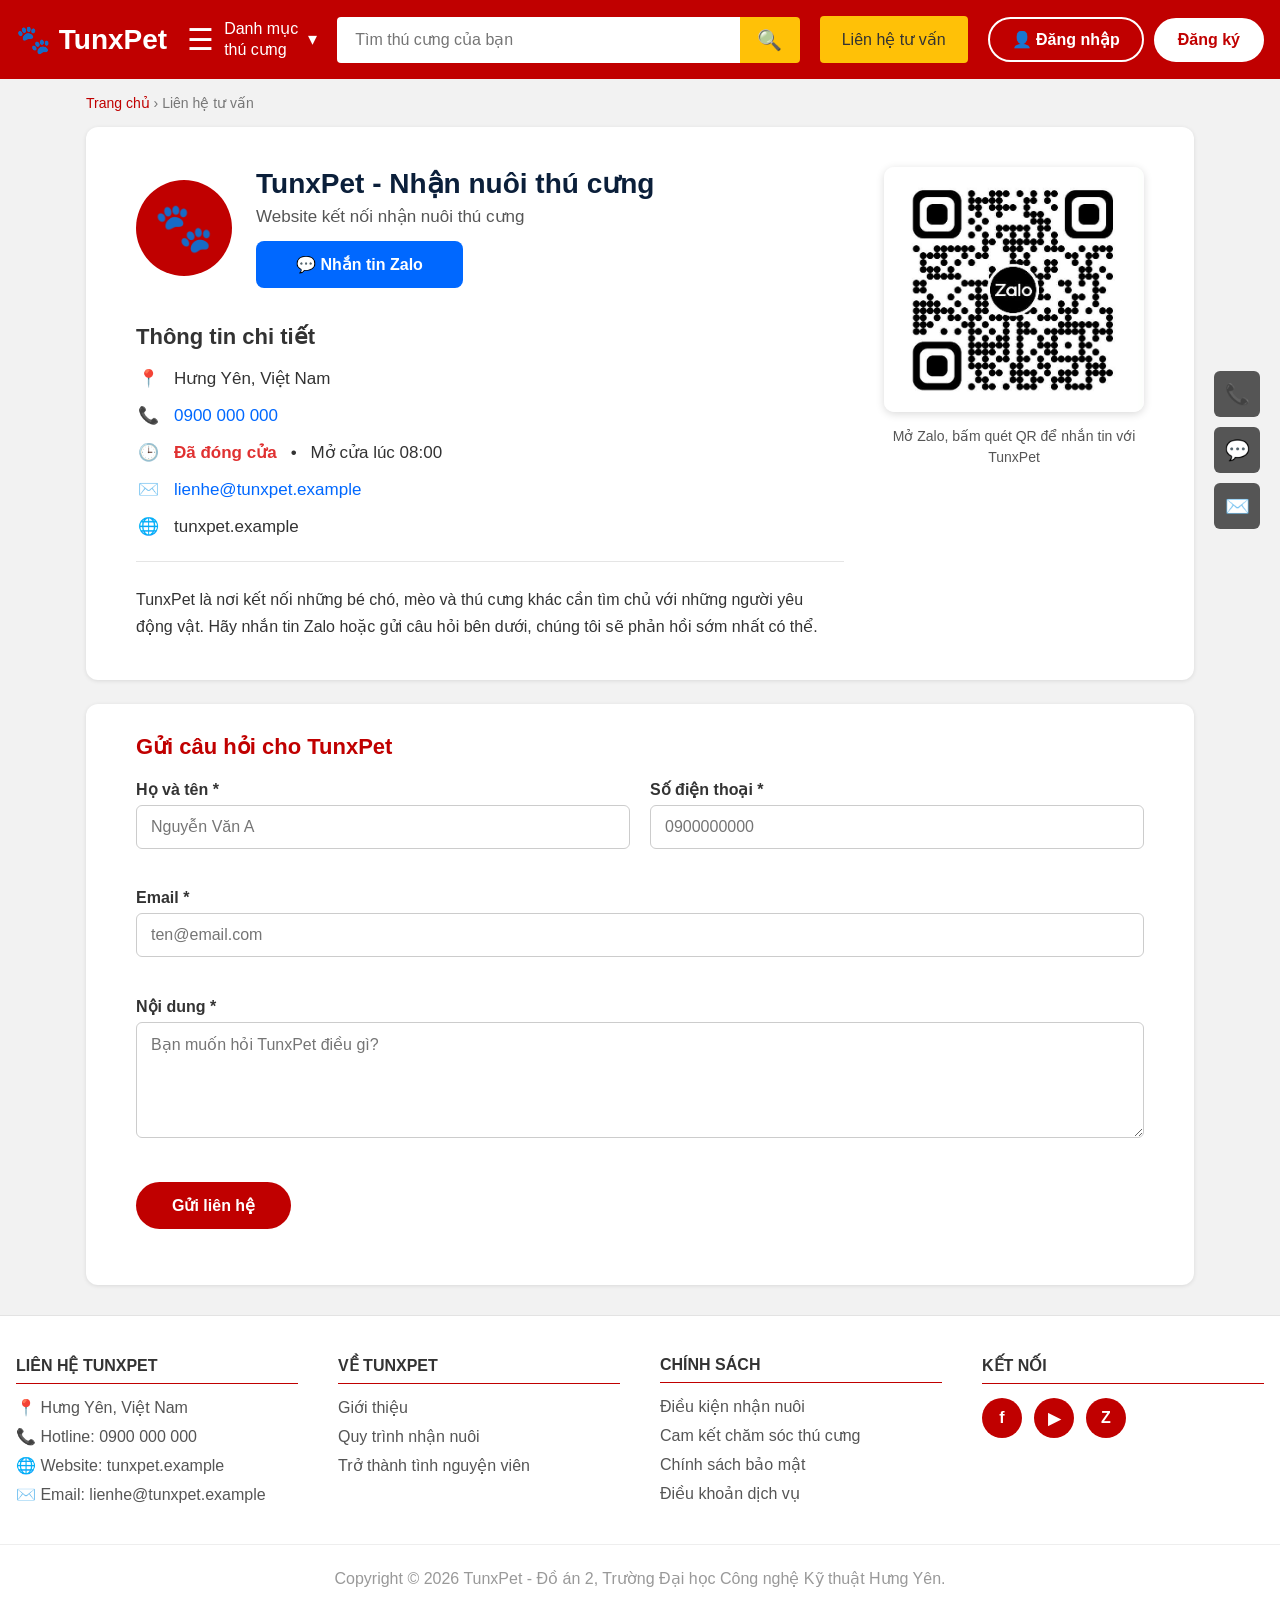
<file: LienHe.html>
<!DOCTYPE html>
<html lang="vi">
<head>
    <meta charset="UTF-8">
    <meta name="viewport" content="width=device-width, initial-scale=1.0">
    <title>Liên hệ tư vấn - TunxPet</title>
    <!-- CSS dùng chung (header, footer...) lấy từ trang chủ, rồi đến CSS riêng của trang này -->
    <link rel="stylesheet" href="TrangChu.css">
    <link rel="stylesheet" href="LienHe.css">
</head>
<body>

    <!-- ===== 1. THANH ĐẦU TRANG (HEADER) ===== -->
    <header class="header">
        <div class="container header-inner">
            <!-- Logo -->
            <a href="TrangChu.html" class="logo">🐾 TunxPet</a>

            <!-- Nút danh mục + menu thả xuống -->
            <div class="danh-muc-wrap">
                <button type="button" class="btn-danh-muc" id="nutDanhMuc">
                    <span class="icon-menu">☰</span>
                    <span>Danh mục<br>thú cưng</span>
                    <span class="mui-ten">▾</span>
                </button>

                <ul class="danh-muc-tha" id="menuDanhMuc">
                    <li><a href="TrangChu.html#cho">🐶 Chó cần tìm chủ</a></li>
                    <li><a href="TrangChu.html#meo">🐱 Mèo cần tìm chủ</a></li>
                    <li><a href="TrangChu.html#khac">🐰 Thú cưng khác</a></li>
                    <li><a href="QuyTrinh.html">📋 Quy trình nhận nuôi</a></li>
                    <li><a href="LienHe.html">📞 Liên hệ TunxPet</a></li>
                </ul>
            </div>

            <!-- Ô tìm kiếm -->
            <form class="search-box" id="formTimKiem">
                <input type="text" id="oTimKiem" placeholder="Tìm thú cưng của bạn">
                <button type="submit">🔍</button>
            </form>

            <!-- Liên hệ + tài khoản -->
            <a href="LienHe.html" class="btn-lien-he">Liên hệ tư vấn</a>
            <div class="tai-khoan">
    <a href="DangNhap.html" class="btn-dang-nhap">👤 Đăng nhập</a>
    <a href="DangKy.html" class="btn-dang-ky">Đăng ký</a>
</div>
        </div>
    </header>

    <main class="container trang-lh">

        <p class="duong-dan"><a href="TrangChu.html">Trang chủ</a> › Liên hệ tư vấn</p>

        <!-- ===== THẺ LIÊN HỆ (giống trang Zalo) ===== -->
        <section class="the-lien-he">
            <div class="lh-trai">
                <div class="lh-dau">
                    <div class="lh-logo">🐾</div>
                    <div>
                        <h1>TunxPet - Nhận nuôi thú cưng</h1>
                        <p class="lh-loai">Website kết nối nhận nuôi thú cưng</p>
                        <!-- Thay "#" bằng liên kết Zalo của bạn, ví dụ: https://zalo.me/0900000000 -->
                        <a href="https://zalo.me/0968649148" class="btn-nhan-tin" target="_blank">💬 Nhắn tin Zalo</a>
                    </div>
                </div>

                <h2>Thông tin chi tiết</h2>
                <ul class="lh-ds">
                    <li><span>📍</span>Hưng Yên, Việt Nam</li>
                    <li><span>📞</span><a href="tel:0900000000">0900 000 000</a></li>
                    <li><span>🕒</span><b id="trangThaiMoCua" class="dang-mo">Đang mở cửa</b> • <span id="gioDong">Đóng cửa lúc 20:00</span></li>
                    <li><span>✉️</span><a href="mailto:lienhe@tunxpet.example">lienhe@tunxpet.example</a></li>
                    <li><span>🌐</span>tunxpet.example</li>
                </ul>

                <p class="lh-mo-ta">
                    TunxPet là nơi kết nối những bé chó, mèo và thú cưng khác cần tìm chủ với những người yêu động vật.
                    Hãy nhắn tin Zalo hoặc gửi câu hỏi bên dưới, chúng tôi sẽ phản hồi sớm nhất có thể.
                </p>
            </div>

            <!-- Mã QR Zalo bên phải -->
            <div class="lh-phai">
                <img src="ẢNH/Ma-QR.jpg" alt="Mã QR Zalo của TunxPet">
                <p>Mở Zalo, bấm quét QR để nhắn tin với TunxPet</p>
            </div>
        </section>
        <!-- ===== FORM GỬI CÂU HỎI ===== -->
        <section class="khung-form">
            <h2>Gửi câu hỏi cho TunxPet</h2>
            <form id="formLienHe" novalidate>
                <div class="hang-form">
                    <div class="o-form">
                        <label for="hoTen">Họ và tên *</label>
                        <input type="text" id="hoTen" placeholder="Nguyễn Văn A">
                        <span class="loi" id="loiHoTen"></span>
                    </div>
                    <div class="o-form">
                        <label for="soDienThoai">Số điện thoại *</label>
                        <input type="text" id="soDienThoai" placeholder="0900000000">
                        <span class="loi" id="loiSoDienThoai"></span>
                    </div>
                </div>
                <div class="o-form">
                    <label for="email">Email *</label>
                    <input type="text" id="email" placeholder="ten@email.com">
                    <span class="loi" id="loiEmail"></span>
                </div>

                <div class="o-form">
                    <label for="noiDung">Nội dung *</label>
                    <textarea id="noiDung" rows="5" placeholder="Bạn muốn hỏi TunxPet điều gì?"></textarea>
                    <span class="loi" id="loiNoiDung"></span>
                </div>

                <button type="submit" class="btn-gui">Gửi liên hệ</button>
                <p class="thong-bao" id="thongBao"></p>
            </form>
        </section>



    </main>

    <!-- ===== 7. CHÂN TRANG (FOOTER) ===== --->
    <footer class="footer">
        <div class="container footer-luoi">
            <div>
                <h4>LIÊN HỆ TUNXPET</h4>
                <ul>
                    <li>📍 Hưng Yên, Việt Nam</li>
                    <li>📞 Hotline: 0900 000 000</li>
                    <li>🌐 Website: tunxpet.example</li>
                    <li>✉️ Email: lienhe@tunxpet.example</li>
                </ul>
            </div>
            <div>
                <h4>VỀ TUNXPET</h4>
                <ul>
                    <li><a href="#">Giới thiệu</a></li>
                    <li><a href="#">Quy trình nhận nuôi</a></li>
                    <li><a href="#">Trở thành tình nguyện viên</a></li>
                </ul>
            </div>
            <div>
                <h4>CHÍNH SÁCH</h4>
                <ul>
                    <li><a href="#">Điều kiện nhận nuôi</a></li>
                    <li><a href="#">Cam kết chăm sóc thú cưng</a></li>
                    <li><a href="#">Chính sách bảo mật</a></li>
                    <li><a href="#">Điều khoản dịch vụ</a></li>
                </ul>
            </div>
            <div>
                <h4>KẾT NỐI</h4>
                <div class="mang-xh">
                    <a href="#" title="Facebook">f</a>
                    <a href="#" title="YouTube">▶</a>
                    <a href="#" title="Zalo">Z</a>
                </div>
            </div>
        </div>
        <p class="ban-quyen">Copyright © 2026 TunxPet - Đồ án 2, Trường Đại học Công nghệ Kỹ thuật Hưng Yên.</p>
    </footer>

    <!-- Các nút liên hệ nổi bên phải -->
    <div class="nut-noi">
        <a href="LienHe.html" title="Gọi điện">📞</a>
        <a href="LienHe.html" title="Zalo">💬</a>
        <a href="LienHe.html" title="Messenger">✉️</a>
    </div>

    <!-- Nút lên đầu trang -->
    <button id="nutLenDau" title="Lên đầu trang">▲</button>

    <!-- JS dùng chung cho các trang con, rồi đến JS riêng của trang này -->
    <script src="Chung.js"></script>
    <script src="XacThuc.js"></script>
    <script src="LienHe.js"></script>
</body>
</html>
</file>
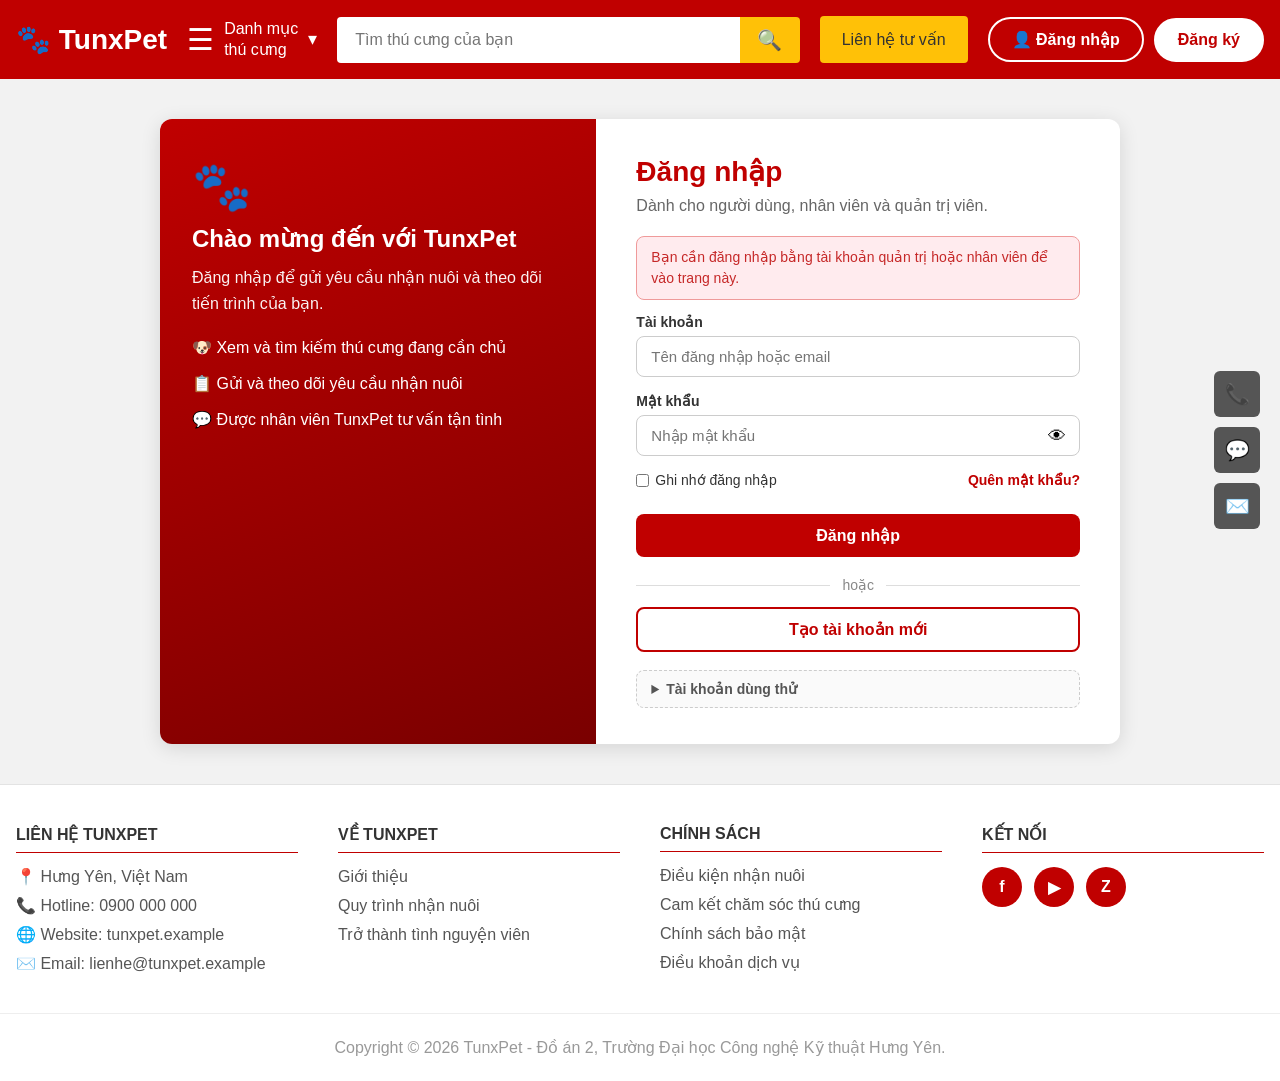
<file: QuanTri.html>
<!DOCTYPE html>
<html lang="vi">
<head>
    <meta charset="UTF-8">
    <meta name="viewport" content="width=device-width, initial-scale=1.0">
    <title>Trang quản trị - TunxPet</title>
    <link rel="stylesheet" href="TrangChu.css">
    <link rel="stylesheet" href="QuanTri.css">
    <link rel="stylesheet" href="YeuCau.css">
</head>
<!-- data-quyen: chỉ quản trị viên và nhân viên mới được vào trang này -->
<body data-quyen="quantri,nhanvien">

    <header class="header">
        <div class="container header-inner">
            <a href="QuanTri.html" class="logo">🐾 TunxPet <small>Quản trị</small></a>
            <a href="TrangChu.html" class="btn-lien-he">← Về trang chủ</a>
            <!-- XacThuc.js sẽ tự điền tên người dùng và nút Đăng xuất vào đây -->
            <div class="tai-khoan"></div>
        </div>
    </header>

        <!-- ===== TRANG QUẢN TRỊ ===== -->
    <main class="qt-trang">

        <!-- Menu bên trái -->
        <aside class="qt-menu">
            <h2>Quản trị TunxPet</h2>
            <button type="button" class="qt-tab hien" data-tab="tongquan">📊 Tổng quan</button>
            <button type="button" class="qt-tab" data-tab="yeucau">📋 Đơn nhận nuôi <span class="qt-chip" id="chipYeuCau"></span></button>
            <button type="button" class="qt-tab" data-tab="thucung">🐾 Thú cưng</button>
            <button type="button" class="qt-tab" data-tab="danhgia">⭐ Đánh giá</button>
            <button type="button" class="qt-tab chi-quantri" data-tab="taikhoan">👥 Tài khoản</button>
        </aside>

        <!-- Nội dung từng mục (do các file QuanTri*.js tự vẽ vào) -->
        <div class="qt-noidung">
            <section class="qt-muc hien" id="muc-tongquan"></section>
            <section class="qt-muc" id="muc-yeucau"></section>
            <section class="qt-muc" id="muc-thucung"></section>
            <section class="qt-muc" id="muc-danhgia"></section>
            <section class="qt-muc" id="muc-taikhoan"></section>
        </div>

    </main>

    <script src="DuLieuThuCung.js"></script>
    <script src="DuLieuYeuCau.js"></script>
    <script src="Chung.js"></script>
    <script src="XacThuc.js"></script>
    <script src="QuanTri.js"></script>
    <script src="QuanTriYeuCau.js"></script>
    <script src="QuanTriThuCung.js"></script>
    <script src="QuanTriDanhGia.js"></script>
    <script src="QuanTriTaiKhoan.js"></script>
</body>
</html>
</file>
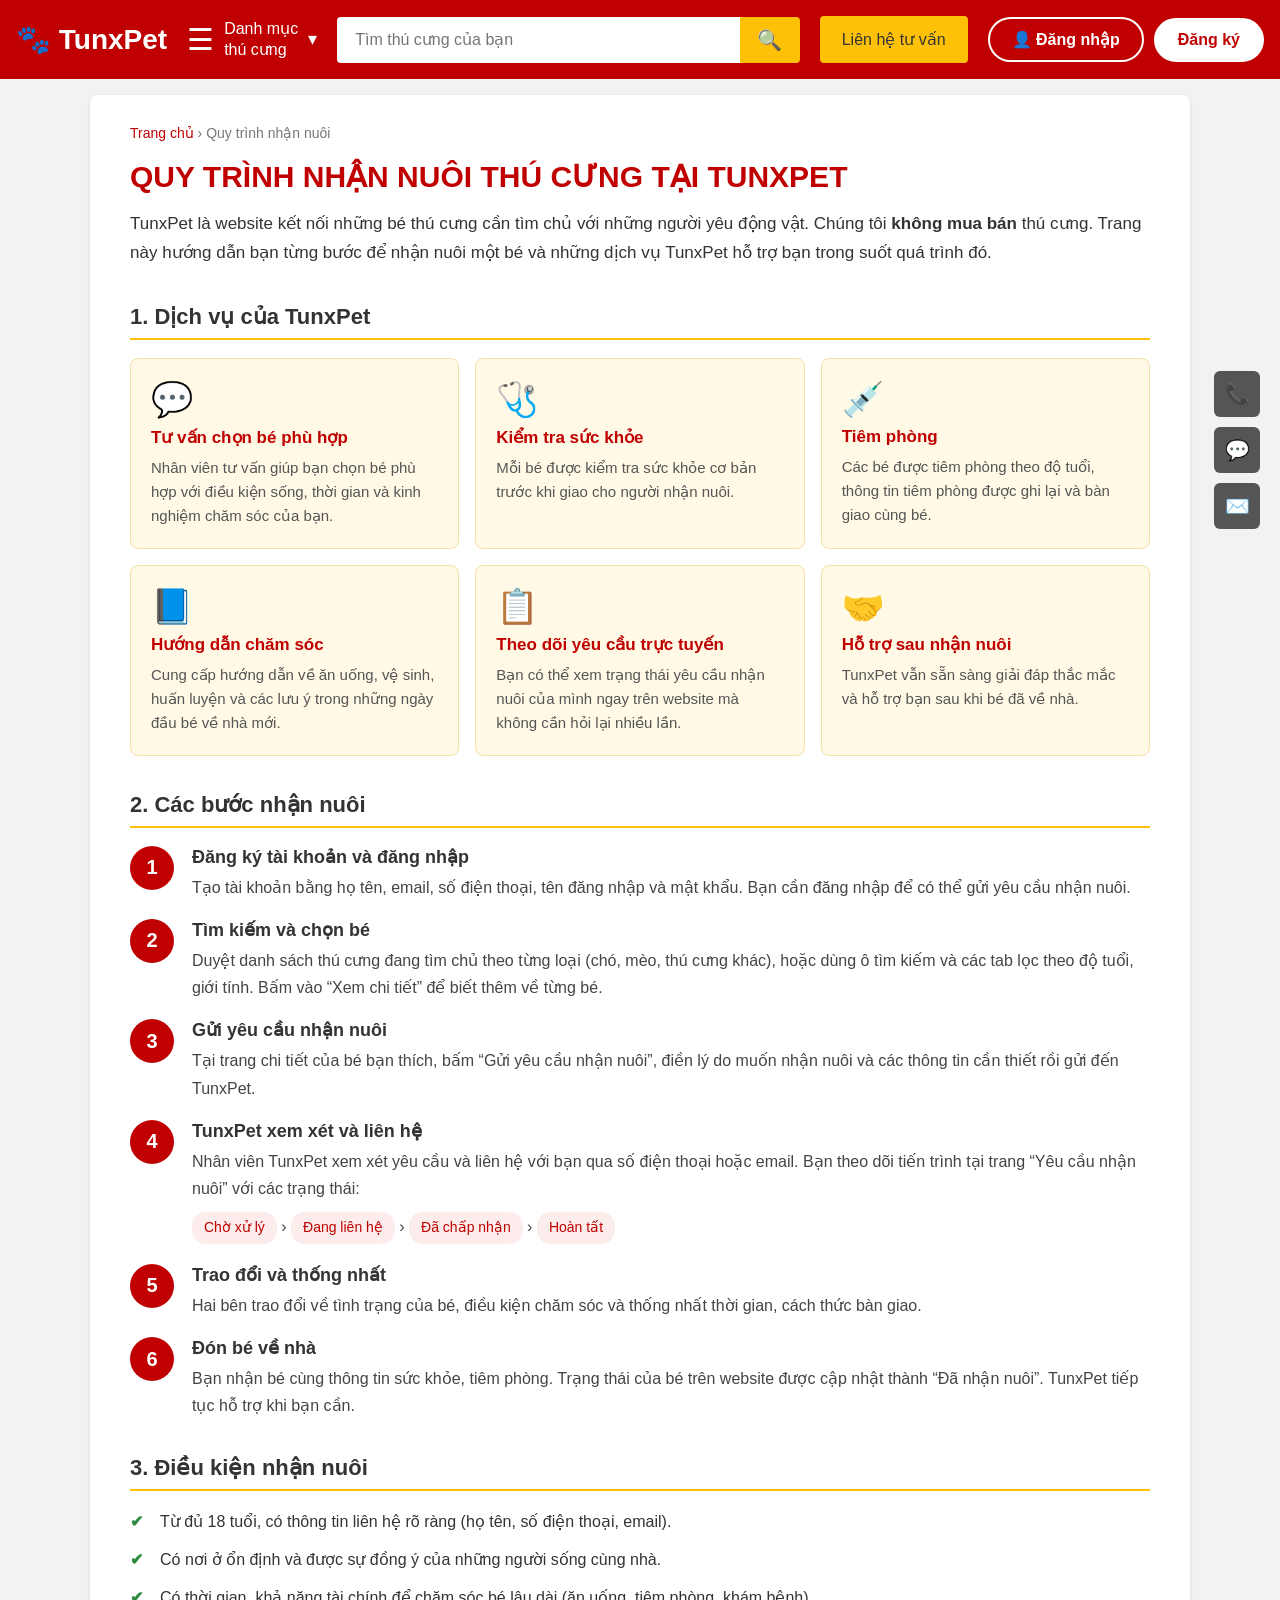
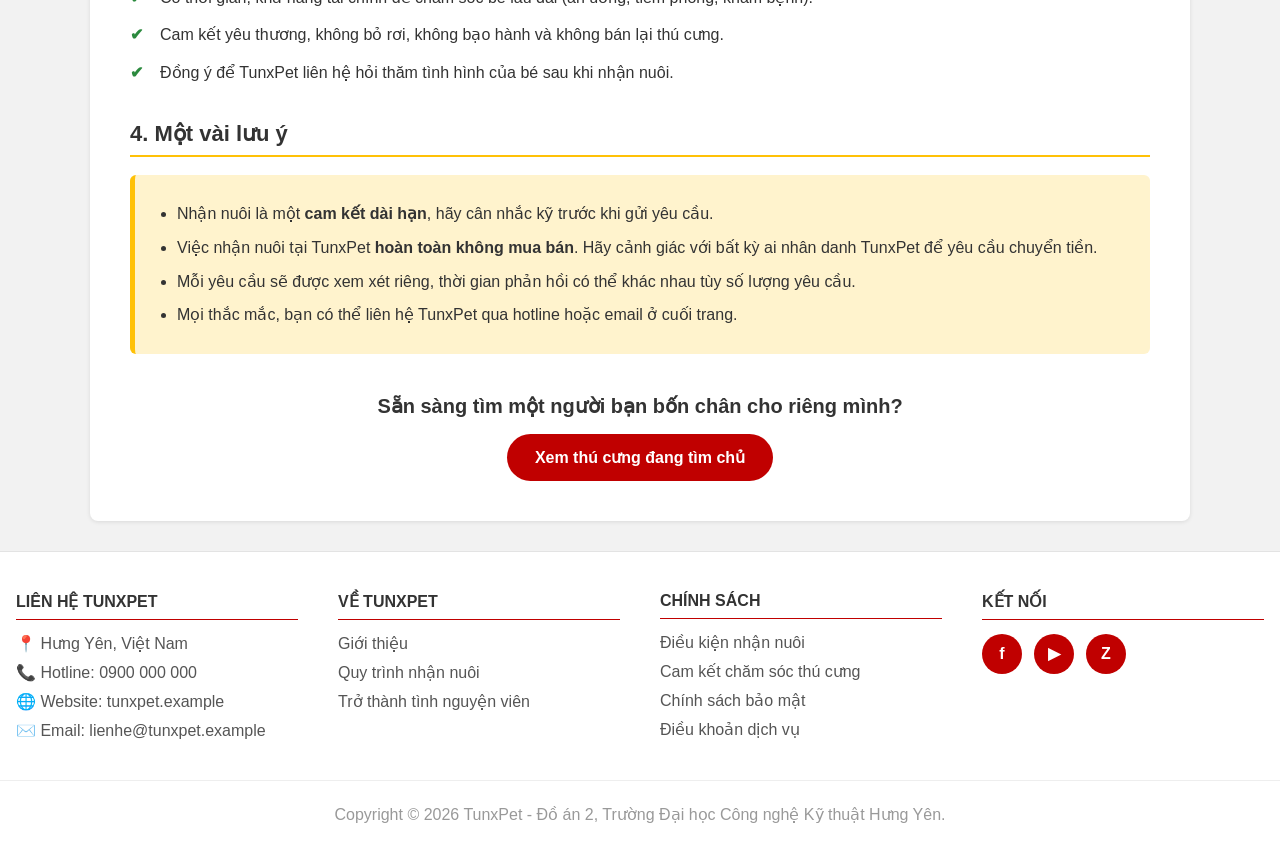
<file: QuyTrinh.html>
<!DOCTYPE html>
<html lang="vi">
<head>
    <meta charset="UTF-8">
    <meta name="viewport" content="width=device-width, initial-scale=1.0">
    <title>Quy trình nhận nuôi - TunxPet</title>
    <!-- CSS dùng chung (header, footer...) lấy từ trang chủ, rồi đến CSS riêng của trang này -->
    <link rel="stylesheet" href="TrangChu.css">
    <link rel="stylesheet" href="QuyTrinh.css">
</head>
<body>

    <!-- ===== 1. THANH ĐẦU TRANG (HEADER) ===== -->
    <header class="header">
        <div class="container header-inner">
            <!-- Logo -->
            <a href="TrangChu.html" class="logo">🐾 TunxPet</a>

            <!-- Nút danh mục + menu thả xuống -->
            <div class="danh-muc-wrap">
                <button type="button" class="btn-danh-muc" id="nutDanhMuc">
                    <span class="icon-menu">☰</span>
                    <span>Danh mục<br>thú cưng</span>
                    <span class="mui-ten">▾</span>
                </button>

                <ul class="danh-muc-tha" id="menuDanhMuc">
                    <li><a href="TrangChu.html#cho">🐶 Chó cần tìm chủ</a></li>
                    <li><a href="TrangChu.html#meo">🐱 Mèo cần tìm chủ</a></li>
                    <li><a href="TrangChu.html#khac">🐰 Thú cưng khác</a></li>
                    <li><a href="QuyTrinh.html">📋 Quy trình nhận nuôi</a></li>
                    <li><a href="LienHe.html">📞 Liên hệ TunxPet</a></li>
                </ul>
            </div>

            <!-- Ô tìm kiếm -->
            <form class="search-box" id="formTimKiem">
                <input type="text" id="oTimKiem" placeholder="Tìm thú cưng của bạn">
                <button type="submit">🔍</button>
            </form>

            <!-- Liên hệ + tài khoản -->
            <a href="LienHe.html" class="btn-lien-he">Liên hệ tư vấn</a>
            <div class="tai-khoan">
    <a href="DangNhap.html" class="btn-dang-nhap">👤 Đăng nhập</a>
    <a href="DangKy.html" class="btn-dang-ky">Đăng ký</a>
</div>
        </div>
    </header>

    <main class="container trang-noi-dung">

        <!-- Đường dẫn: đang ở đâu -->
        <p class="duong-dan"><a href="TrangChu.html">Trang chủ</a> › Quy trình nhận nuôi</p>

        <h1 class="tieu-de-trang">QUY TRÌNH NHẬN NUÔI THÚ CƯNG TẠI TUNXPET</h1>
        <p class="gioi-thieu">
            TunxPet là website kết nối những bé thú cưng cần tìm chủ với những người yêu động vật.
            Chúng tôi <strong>không mua bán</strong> thú cưng. Trang này hướng dẫn bạn từng bước để nhận nuôi
            một bé và những dịch vụ TunxPet hỗ trợ bạn trong suốt quá trình đó.
        </p>

        <!-- ===== PHẦN 1: DỊCH VỤ ===== -->
        <h2 class="tieu-de-muc">1. Dịch vụ của TunxPet</h2>
        <div class="luoi-dich-vu">
            <div class="the-dich-vu">
                <div class="dv-icon">💬</div>
                <h3>Tư vấn chọn bé phù hợp</h3>
                <p>Nhân viên tư vấn giúp bạn chọn bé phù hợp với điều kiện sống, thời gian và kinh nghiệm chăm sóc của bạn.</p>
            </div>
            <div class="the-dich-vu">
                <div class="dv-icon">🩺</div>
                <h3>Kiểm tra sức khỏe</h3>
                <p>Mỗi bé được kiểm tra sức khỏe cơ bản trước khi giao cho người nhận nuôi.</p>
            </div>
            <div class="the-dich-vu">
                <div class="dv-icon">💉</div>
                <h3>Tiêm phòng</h3>
                <p>Các bé được tiêm phòng theo độ tuổi, thông tin tiêm phòng được ghi lại và bàn giao cùng bé.</p>
            </div>
            <div class="the-dich-vu">
                <div class="dv-icon">📘</div>
                <h3>Hướng dẫn chăm sóc</h3>
                <p>Cung cấp hướng dẫn về ăn uống, vệ sinh, huấn luyện và các lưu ý trong những ngày đầu bé về nhà mới.</p>
            </div>
            <div class="the-dich-vu">
                <div class="dv-icon">📋</div>
                <h3>Theo dõi yêu cầu trực tuyến</h3>
                <p>Bạn có thể xem trạng thái yêu cầu nhận nuôi của mình ngay trên website mà không cần hỏi lại nhiều lần.</p>
            </div>
            <div class="the-dich-vu">
                <div class="dv-icon">🤝</div>
                <h3>Hỗ trợ sau nhận nuôi</h3>
                <p>TunxPet vẫn sẵn sàng giải đáp thắc mắc và hỗ trợ bạn sau khi bé đã về nhà.</p>
            </div>
        </div>

        <!-- ===== PHẦN 2: CÁC BƯỚC ===== -->
        <h2 class="tieu-de-muc">2. Các bước nhận nuôi</h2>
        <ol class="cac-buoc">
            <li>
                <div class="so-buoc">1</div>
                <div class="noi-dung-buoc">
                    <h3>Đăng ký tài khoản và đăng nhập</h3>
                    <p>Tạo tài khoản bằng họ tên, email, số điện thoại, tên đăng nhập và mật khẩu. Bạn cần đăng nhập để có thể gửi yêu cầu nhận nuôi.</p>
                </div>
            </li>
            <li>
                <div class="so-buoc">2</div>
                <div class="noi-dung-buoc">
                    <h3>Tìm kiếm và chọn bé</h3>
                    <p>Duyệt danh sách thú cưng đang tìm chủ theo từng loại (chó, mèo, thú cưng khác), hoặc dùng ô tìm kiếm và các tab lọc theo độ tuổi, giới tính. Bấm vào “Xem chi tiết” để biết thêm về từng bé.</p>
                </div>
            </li>
            <li>
                <div class="so-buoc">3</div>
                <div class="noi-dung-buoc">
                    <h3>Gửi yêu cầu nhận nuôi</h3>
                    <p>Tại trang chi tiết của bé bạn thích, bấm “Gửi yêu cầu nhận nuôi”, điền lý do muốn nhận nuôi và các thông tin cần thiết rồi gửi đến TunxPet.</p>
                </div>
            </li>
            <li>
                <div class="so-buoc">4</div>
                <div class="noi-dung-buoc">
                    <h3>TunxPet xem xét và liên hệ</h3>
                    <p>Nhân viên TunxPet xem xét yêu cầu và liên hệ với bạn qua số điện thoại hoặc email. Bạn theo dõi tiến trình tại trang “Yêu cầu nhận nuôi” với các trạng thái:</p>
                    <p class="trang-thai">
                        <span>Chờ xử lý</span> ›
                        <span>Đang liên hệ</span> ›
                        <span>Đã chấp nhận</span> ›
                        <span>Hoàn tất</span>
                    </p>
                </div>
            </li>
            <li>
                <div class="so-buoc">5</div>
                <div class="noi-dung-buoc">
                    <h3>Trao đổi và thống nhất</h3>
                    <p>Hai bên trao đổi về tình trạng của bé, điều kiện chăm sóc và thống nhất thời gian, cách thức bàn giao.</p>
                </div>
            </li>
            <li>
                <div class="so-buoc">6</div>
                <div class="noi-dung-buoc">
                    <h3>Đón bé về nhà</h3>
                    <p>Bạn nhận bé cùng thông tin sức khỏe, tiêm phòng. Trạng thái của bé trên website được cập nhật thành “Đã nhận nuôi”. TunxPet tiếp tục hỗ trợ khi bạn cần.</p>
                </div>
            </li>
        </ol>

        <!-- ===== PHẦN 3: ĐIỀU KIỆN ===== -->
        <h2 class="tieu-de-muc">3. Điều kiện nhận nuôi</h2>
        <ul class="dieu-kien">
            <li>Từ đủ 18 tuổi, có thông tin liên hệ rõ ràng (họ tên, số điện thoại, email).</li>
            <li>Có nơi ở ổn định và được sự đồng ý của những người sống cùng nhà.</li>
            <li>Có thời gian, khả năng tài chính để chăm sóc bé lâu dài (ăn uống, tiêm phòng, khám bệnh).</li>
            <li>Cam kết yêu thương, không bỏ rơi, không bạo hành và không bán lại thú cưng.</li>
            <li>Đồng ý để TunxPet liên hệ hỏi thăm tình hình của bé sau khi nhận nuôi.</li>
        </ul>

        <!-- ===== PHẦN 4: LƯU Ý ===== -->
        <h2 class="tieu-de-muc">4. Một vài lưu ý</h2>
        <div class="luu-y">
            <ul>
                <li>Nhận nuôi là một <strong>cam kết dài hạn</strong>, hãy cân nhắc kỹ trước khi gửi yêu cầu.</li>
                <li>Việc nhận nuôi tại TunxPet <strong>hoàn toàn không mua bán</strong>. Hãy cảnh giác với bất kỳ ai nhân danh TunxPet để yêu cầu chuyển tiền.</li>
                <li>Mỗi yêu cầu sẽ được xem xét riêng, thời gian phản hồi có thể khác nhau tùy số lượng yêu cầu.</li>
                <li>Mọi thắc mắc, bạn có thể liên hệ TunxPet qua hotline hoặc email ở cuối trang.</li>
            </ul>
        </div>

        <!-- Nút kêu gọi -->
        <div class="keu-goi">
            <p>Sẵn sàng tìm một người bạn bốn chân cho riêng mình?</p>
            <a href="TrangChu.html#cho" class="btn-vang">Xem thú cưng đang tìm chủ</a>
        </div>

    </main>

    <!-- ===== 7. CHÂN TRANG (FOOTER) ===== -->
    <footer class="footer">
        <div class="container footer-luoi">
            <div>
                <h4>LIÊN HỆ TUNXPET</h4>
                <ul>
                    <li>📍 Hưng Yên, Việt Nam</li>
                    <li>📞 Hotline: 0900 000 000</li>
                    <li>🌐 Website: tunxpet.example</li>
                    <li>✉️ Email: lienhe@tunxpet.example</li>
                </ul>
            </div>
            <div>
                <h4>VỀ TUNXPET</h4>
                <ul>
                    <li><a href="#">Giới thiệu</a></li>
                    <li><a href="#">Quy trình nhận nuôi</a></li>
                    <li><a href="#">Trở thành tình nguyện viên</a></li>
                </ul>
            </div>
            <div>
                <h4>CHÍNH SÁCH</h4>
                <ul>
                    <li><a href="#">Điều kiện nhận nuôi</a></li>
                    <li><a href="#">Cam kết chăm sóc thú cưng</a></li>
                    <li><a href="#">Chính sách bảo mật</a></li>
                    <li><a href="#">Điều khoản dịch vụ</a></li>
                </ul>
            </div>
            <div>
                <h4>KẾT NỐI</h4>
                <div class="mang-xh">
                    <a href="#" title="Facebook">f</a>
                    <a href="#" title="YouTube">▶</a>
                    <a href="#" title="Zalo">Z</a>
                </div>
            </div>
        </div>
        <p class="ban-quyen">Copyright © 2026 TunxPet - Đồ án 2, Trường Đại học Công nghệ Kỹ thuật Hưng Yên.</p>
    </footer>

    <!-- Các nút liên hệ nổi bên phải -->
    <div class="nut-noi">
        <a href="LienHe.html" title="Gọi điện">📞</a>
        <a href="LienHe.html" title="Zalo">💬</a>
        <a href="LienHe.html" title="Messenger">✉️</a>
    </div>

    <!-- Nút lên đầu trang -->
    <button id="nutLenDau" title="Lên đầu trang">▲</button>

    <!-- JS dùng chung cho các trang con (menu thả xuống, nút lên đầu trang, tìm kiếm) -->
    <script src="Chung.js"></script>
    <script src="XacThuc.js"></script>
</body>
</html>
</file>
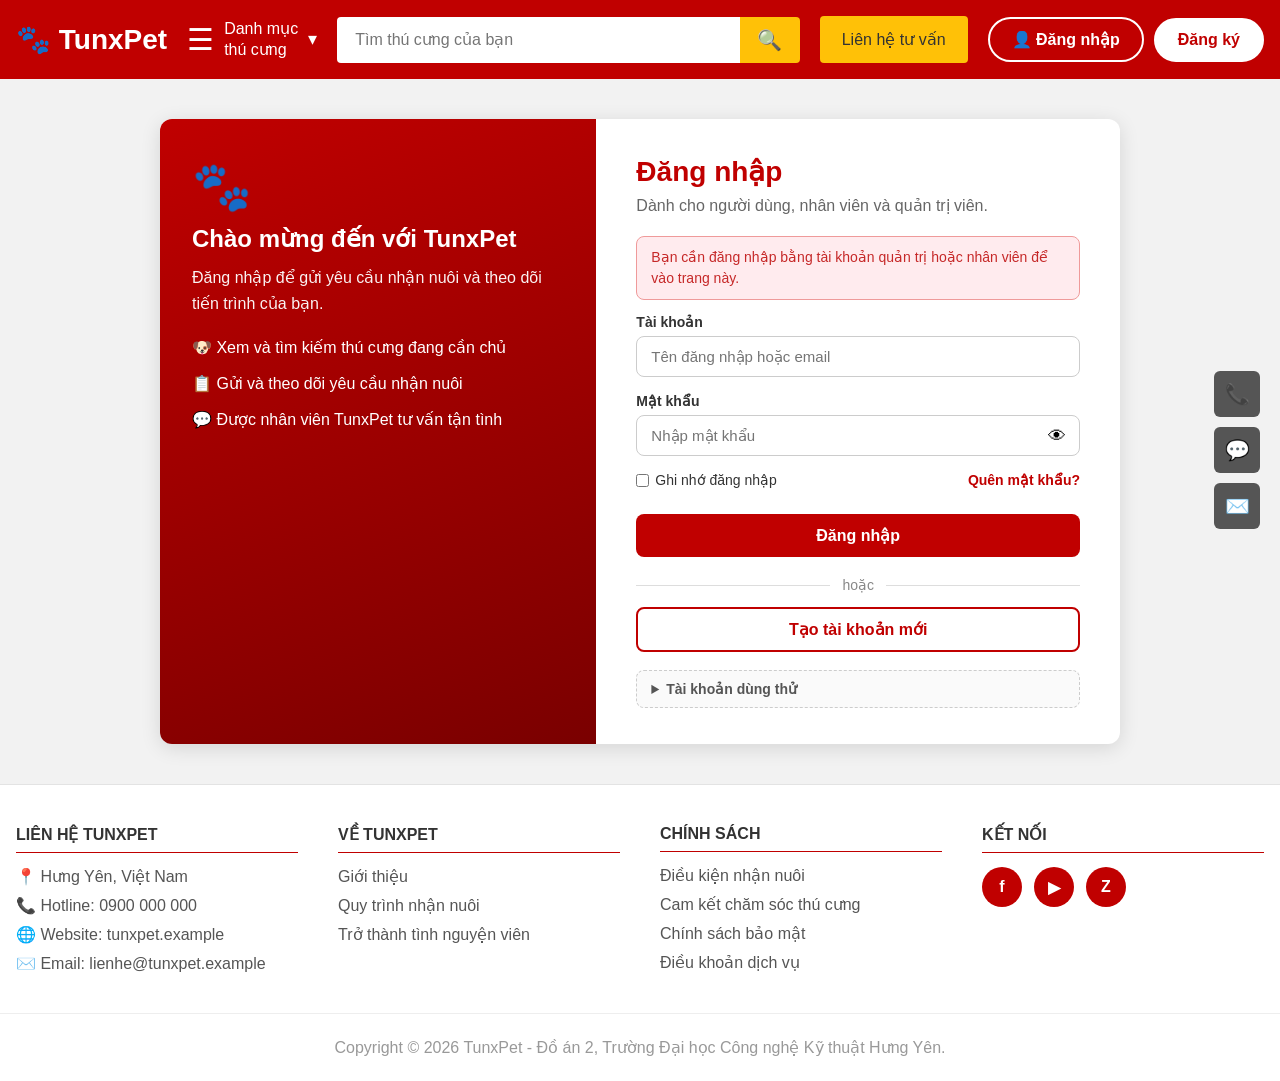
<file: YeuCauCuaToi.html>
<!DOCTYPE html>
<html lang="vi">
<head>
    <meta charset="UTF-8">
    <meta name="viewport" content="width=device-width, initial-scale=1.0">
    <title>Yêu cầu của tôi - TunxPet</title>
    <link rel="stylesheet" href="TrangChu.css">
    
    <link rel="stylesheet" href="YeuCau.css">
</head>
<body data-quyen="nguoidung">

    <!-- ===== HEADER ===== -->
    <header class="header">
        <div class="container header-inner">
            <a href="TrangChu.html" class="logo">🐾 TunxPet</a>

            <div class="danh-muc-wrap">
                <button type="button" class="btn-danh-muc" id="nutDanhMuc">
                    <span class="icon-menu">☰</span>
                    <span>Danh mục<br>thú cưng</span>
                    <span class="mui-ten">▾</span>
                </button>

                <ul class="danh-muc-tha" id="menuDanhMuc">
                    <li><a href="TrangChu.html#cho">🐶 Chó cần tìm chủ</a></li>
                    <li><a href="TrangChu.html#meo">🐱 Mèo cần tìm chủ</a></li>
                    <li><a href="TrangChu.html#khac">🐰 Thú cưng khác</a></li>
                    <li><a href="QuyTrinh.html">📋 Quy trình nhận nuôi</a></li>
                    <li><a href="LienHe.html">📞 Liên hệ TunxPet</a></li>
                </ul>
            </div>

            <form class="search-box" id="formTimKiem">
                <input type="text" id="oTimKiem" placeholder="Tìm thú cưng của bạn">
                <button type="submit">🔍</button>
            </form>

            <a href="LienHe.html" class="btn-lien-he">Liên hệ tư vấn</a>
            <div class="tai-khoan">
                <a href="DangNhap.html" class="btn-dang-nhap">👤 Đăng nhập</a>
                <a href="DangKy.html" class="btn-dang-ky">Đăng ký</a>
            </div>
        </div>
    </header>

    <!-- ===== NỘI DUNG ĐĂNG KÝ ===== -->
        <main class="container yc-trang">
    <p class="yc-duong-dan"><a href="TrangChu.html">Trang chủ</a> › Yêu cầu của tôi</p>
    <h1>Yêu cầu nhận nuôi của tôi</h1>
    <div id="dsYeuCau"></div>
</main>

    <!-- ===== FOOTER ===== -->
    <footer class="footer">
        <div class="container footer-luoi">
            <div>
                <h4>LIÊN HỆ TUNXPET</h4>
                <ul>
                    <li>📍 Hưng Yên, Việt Nam</li>
                    <li>📞 Hotline: 0900 000 000</li>
                    <li>🌐 Website: tunxpet.example</li>
                    <li>✉️ Email: lienhe@tunxpet.example</li>
                </ul>
            </div>
            <div>
                <h4>VỀ TUNXPET</h4>
                <ul>
                    <li><a href="GioiThieu.html">Giới thiệu</a></li>
                    <li><a href="QuyTrinh.html">Quy trình nhận nuôi</a></li>
                    <li><a href="TinhNguyenVien.html">Trở thành tình nguyện viên</a></li>
                </ul>
            </div>
            <div>
                <h4>CHÍNH SÁCH</h4>
                <ul>
                    <li><a href="#">Điều kiện nhận nuôi</a></li>
                    <li><a href="#">Cam kết chăm sóc thú cưng</a></li>
                    <li><a href="#">Chính sách bảo mật</a></li>
                    <li><a href="#">Điều khoản dịch vụ</a></li>
                </ul>
            </div>
            <div>
                <h4>KẾT NỐI</h4>
                <div class="mang-xh">
                    <a href="#" title="Facebook">f</a>
                    <a href="#" title="YouTube">▶</a>
                    <a href="#" title="Zalo">Z</a>
                </div>
            </div>
        </div>
        <p class="ban-quyen">Copyright © 2026 TunxPet - Đồ án 2, Trường Đại học Công nghệ Kỹ thuật Hưng Yên.</p>
    </footer>

    <!-- Các nút liên hệ nổi bên phải --->
    <div class="nut-noi">
        <a href="#" title="Gọi điện">📞</a>
        <a href="LienHe.html" title="Zalo">💬</a>
        <a href="#" title="Messenger">✉️</a>
    </div>

    <!-- Nút lên đầu trang -->
    <button id="nutLenDau" title="Lên đầu trang">▲</button>

    <script src="DuLieuThuCung.js"></script>
<script src="DuLieuYeuCau.js"></script>
<script src="Chung.js"></script>
<script src="XacThuc.js"></script>
<script src="YeuCauCuaToi.js"></script>
</body>


</html>
</file>
<file: TrangChu.css>
/* =========================================================
   TrangChu.css - Định dạng giao diện trang chủ TunxPet
   ========================================================= */

/* ----- 1. Màu sắc dùng chung (muốn đổi màu chỉ cần sửa ở đây) ----- */
:root {
    --mau-chinh: #c00000;      /* đỏ đậm */
    --mau-phu: #ffc107;        /* vàng */
    --mau-nen: #f2f2f2;        /* xám nhạt */
    --mau-chu: #333333;
}

/* ----- 2. Cài đặt chung ----- */
* {
    margin: 0;
    padding: 0;
    box-sizing: border-box;   /* width gồm cả padding + viền, dễ tính kích thước */
}
body {
    font-family: "Segoe UI", Arial, sans-serif;
    background: var(--mau-nen);
    color: var(--mau-chu);
}
a { text-decoration: none; color: inherit; }
html { scroll-padding-top: 100px; }   /* bấm #cho, #meo... không bị header che */
ul { list-style: none; }

/* Khung giữ nội dung ở giữa, rộng tối đa 1500px */
.container {
    width: 100%;
    max-width: 1500px;
    margin: 0 auto;
    padding: 0 16px;
}

/* ----- 3. HEADER ----- */
.header {
    background: var(--mau-chinh);
    padding: 16px 0;
    position: sticky;
    top: 0;
    z-index: 1000;
}
.header-inner {
    display: flex;            /* xếp các phần tử trên 1 hàng */
    align-items: center;
    gap: 20px;
}
.logo {
    color: #fff;
    font-size: 28px;
    font-weight: 800;
    white-space: nowrap;
}
.btn-danh-muc {
    display: flex;
    align-items: center;
    gap: 10px;
    color: #fff;
    font-size: 16px;
    line-height: 1.3;
}
.icon-menu { font-size: 30px; }

.search-box {
    flex: 1;                  /* chiếm hết chỗ trống còn lại */
    display: flex;
    max-width: 500px;
}
.search-box input {
    flex: 1;
    padding: 14px 18px;
    border: none;
    border-radius: 4px 0 0 4px;
    font-size: 16px;
    outline: none;
}
.search-box button {
    width: 60px;
    border: none;
    background: var(--mau-phu);
    border-radius: 0 4px 4px 0;
    font-size: 20px;
    cursor: pointer;
}
.btn-lien-he {
    background: var(--mau-phu);
    padding: 14px 22px;
    border-radius: 4px;
    white-space: nowrap;
}
.tai-khoan {
    margin-left: auto;        /* đẩy sang sát phải */
    color: #fff;
    white-space: nowrap;
}
.tai-khoan a:hover { text-decoration: underline; }

/* ----- 4. HERO: menu + banner ----- */
.hero {
    display: grid;
    grid-template-columns: 24% 1fr 24%;   /* 3 cột: menu | banner lớn | banner nhỏ */
    gap: 14px;
    margin-top: 20px;
}
.hero-menu {
    background: #fff;
    border-radius: 8px;
    box-shadow: 0 1px 4px rgba(0,0,0,.1);
}
.hero-menu li { border-bottom: 1px solid #eee; }
.hero-menu li:last-child { border-bottom: none; }
.hero-menu a {
    display: flex;
    align-items: center;
    gap: 18px;
    padding: 22px 18px;
    font-size: 17px;
}
.hero-menu a:hover { color: var(--mau-chinh); background: #fff5f5; }
.icon {
    width: 50px;
    height: 50px;
    border-radius: 50%;
    display: flex;
    align-items: center;
    justify-content: center;
    font-size: 24px;
}
.icon.do { background: #f8c9c9; }
.icon.vang { background: #ffe9a8; }
.icon.tim { background: #f3c6e6; }
.icon.xanh-la { background: #c8ecc8; }
.icon.xanh-duong { background: #bfdcf7; }

.banner-lon {
    background: linear-gradient(135deg, #ffc107, #e8590c);
    border-radius: 8px;
    display: flex;
    align-items: center;
    justify-content: space-between;
    padding: 30px 40px;
    min-height: 420px;
    color: #fff;
    overflow: hidden;
}
.banner-chu h1 {
    font-size: 52px;
    line-height: 1.15;
    text-shadow: 2px 3px 0 rgba(0,0,0,.2);
}
.banner-chu p { margin: 18px 0 24px; font-size: 20px; }
.btn-vang {
    display: inline-block;
    background: var(--mau-chinh);
    color: #fff;
    padding: 14px 28px;
    border-radius: 30px;
    font-weight: 700;
}
.btn-vang:hover { background: #8f0000; }
.banner-hinh { font-size: 110px; }

.banner-phai {
    display: grid;
    grid-template-rows: 1fr 1fr;
    gap: 14px;
}
.banner-nho {
    border-radius: 8px;
    padding: 24px;
    color: #fff;
    display: flex;
    flex-direction: column;
    justify-content: center;
}
.banner-nho h3 { font-size: 26px; margin-bottom: 10px; color: #ffe066; }
.banner-nho p { font-size: 16px; line-height: 1.5; }
.nho-1 { background: linear-gradient(135deg, #b30000, #e03131); }
.nho-2 { background: linear-gradient(135deg, #a61e1e, #d9480f); }

/* ----- 5. KHỐI THÚ CƯNG ----- */
.khoi-thu-cung {
    display: flex;
    background: #fff;
    border-radius: 8px;
    margin: 30px 0;
    overflow: hidden;
    box-shadow: 0 1px 4px rgba(0,0,0,.1);
}
.cot-do {
    width: 290px;
    flex-shrink: 0;               /* không bị co lại */
    background: var(--mau-chinh);
    color: #fff;
    text-align: center;
    padding: 30px 10px 0;
    display: flex;
    flex-direction: column;
}
.cot-do h2 { font-size: 26px; line-height: 1.3; }
.xuong { margin: 20px 0; letter-spacing: 6px; }
.cot-do-hinh {
    margin-top: auto;
    background: var(--mau-phu);
    font-size: 70px;
    padding: 40px 0;
    border-radius: 60% 60% 0 0;
}
.cot-noi-dung { flex: 1; min-width: 0; }

.tabs {
    display: flex;
    border-bottom: 1px solid #ddd;
}
.tab {
    flex: 1;
    text-align: center;
    padding: 22px 10px;
    cursor: pointer;
    font-size: 17px;
    border-bottom: 3px solid transparent;
}
.tab:hover { color: var(--mau-chinh); }
.tab.active {
    color: var(--mau-chinh);
    font-weight: 700;
    border-bottom-color: var(--mau-chinh);
}

.luoi-thu-cung {
    display: grid;
    grid-template-columns: repeat(5, 1fr);   /* 5 cột đều nhau */
    gap: 10px;
    padding: 20px;
    max-height: 640px;        /* cao khoảng 2 hàng, nhiều hơn thì cuộn */
    overflow-y: auto;
}
.the-thu-cung {
    text-align: center;
    padding: 14px 8px 18px;
    border-radius: 8px;
}
.the-thu-cung:hover { box-shadow: 0 2px 10px rgba(0,0,0,.15); }
.anh-thu-cung {
    height: 150px;
    border-radius: 8px;
    background: #fdecec;
    display: flex;
    align-items: center;
    justify-content: center;
    font-size: 72px;
    overflow: hidden;
}
.anh-thu-cung img { width: 100%; height: 100%; object-fit: cover; }
.ten-thu-cung { margin: 14px 0 4px; font-size: 18px; font-weight: 600; }
.thong-tin { font-size: 14px; color: #777; margin-bottom: 10px; }
.btn-chi-tiet {
    display: inline-block;
    padding: 8px 18px;
    border: 1px solid var(--mau-chinh);
    color: var(--mau-chinh);
    border-radius: 20px;
    font-size: 14px;
}
.btn-chi-tiet:hover { background: var(--mau-chinh); color: #fff; }
.khong-co {
    grid-column: 1 / -1;       /* chiếm trọn hàng */
    text-align: center;
    padding: 40px;
    color: #888;
}

/* ----- 6. Nút lên đầu trang ----- */
#nutLenDau {
    display: none;             /* mặc định ẩn, JS sẽ bật khi cuộn xuống */
    position: fixed;
    right: 20px;
    bottom: 20px;
    width: 50px;
    height: 50px;
    border: none;
    background: var(--mau-chinh);
    color: #fff;
    font-size: 20px;
    cursor: pointer;
}

/* ----- 7. Responsive: màn hình nhỏ (tablet, điện thoại) ----- */
@media (max-width: 1000px) {
    .header { position: static; }   /* màn hình nhỏ: header cao nên không ghim */
    .header-inner { flex-wrap: wrap; }
    .hero { grid-template-columns: 1fr; }
    .banner-phai { grid-template-columns: 1fr 1fr; grid-template-rows: auto; }
    .banner-chu h1 { font-size: 36px; }
    .banner-hinh { display: none; }
    .khoi-thu-cung { flex-direction: column; }
    .cot-do { width: 100%; }
    .cot-do-hinh { display: none; }
    .luoi-thu-cung { grid-template-columns: repeat(2, 1fr); }
}

/* =========================================================
   PHẦN DƯỚI TRANG CHỦ: câu chuyện, kiến thức, bài viết, footer
   ========================================================= */

/* ----- Tiêu đề khối có gạch chân và dấu chân ----- */
.tieu-de-khoi {
    text-align: center;
    color: var(--mau-chinh);
    font-size: 32px;
    margin-top: 40px;
}
.gach-chan {
    display: flex;
    align-items: center;
    justify-content: center;
    gap: 10px;
    margin: 10px 0 30px;
    font-size: 24px;
}
.gach-chan span {
    width: 80px;
    height: 2px;
    background: #333;
}

/* ----- Câu chuyện nhận nuôi ----- */
.luoi-cau-chuyen {
    display: grid;
    grid-template-columns: repeat(4, 1fr);
    gap: 16px;
}
.the-cau-chuyen {
    background: #fff;
    border: 1px solid #e3e3e3;
    border-radius: 8px;
    overflow: hidden;
    display: flex;
    flex-direction: column;
}
.cc-anh {
    height: 170px;
    background: linear-gradient(135deg, #ffe9a8, #f8c9c9);
    display: flex;
    align-items: center;
    justify-content: center;
    font-size: 70px;
}
.cc-noi-dung { padding: 18px; flex: 1; font-size: 15px; line-height: 1.6; }
.cc-ten {
    padding: 0 18px 18px;
    display: flex;
    justify-content: space-between;
    align-items: center;
    font-weight: 700;
}
.cc-ten span { font-size: 40px; color: #bbb; line-height: 1; }

.cham-trang {
    display: flex;
    justify-content: center;
    gap: 12px;
    margin: 24px 0 10px;
}
.cham {
    width: 18px;
    height: 18px;
    border-radius: 50%;
    background: #ccc;
    border: none;
    cursor: pointer;
}
.cham.active { background: var(--mau-chinh); }

/* ----- Dải nền xám xanh: kiến thức chăm sóc ----- */
.dai-xam {
    background: #dfe3ee;
    margin-top: 40px;
    padding: 10px 0 40px;
}
.kien-thuc {
    display: grid;
    grid-template-columns: 55% 1fr;
    gap: 40px;
}
.kt-lon {
    background: #fff;
    border-radius: 8px;
    overflow: hidden;
    box-shadow: 0 1px 4px rgba(0,0,0,.1);
}
.kt-anh {
    height: 330px;
    background: linear-gradient(135deg, #c00000, #e8590c);
    color: #fff;
    display: flex;
    flex-direction: column;
    align-items: center;
    justify-content: center;
    font-size: 80px;
    text-align: center;
}
.kt-anh small { font-size: 22px; margin-top: 10px; padding: 0 20px; }
.kt-noi-dung { padding: 18px 22px 24px; }
.kt-noi-dung h3 { color: var(--mau-chinh); font-size: 22px; margin-bottom: 8px; }
.kt-noi-dung p { line-height: 1.6; color: #555; }

.kt-ds { display: flex; flex-direction: column; gap: 14px; }
.kt-ds li {
    display: flex;
    align-items: center;
    gap: 16px;
    background: #fff;
    border-radius: 8px;
    padding: 12px;
    cursor: pointer;
    border: 2px solid transparent;
    box-shadow: 0 1px 4px rgba(0,0,0,.08);
}
.kt-ds li:hover, .kt-ds li.active { border-color: var(--mau-chinh); }
.kt-ds .kt-icon {
    width: 80px;
    height: 70px;
    flex-shrink: 0;
    background: #fdecec;
    border-radius: 6px;
    display: flex;
    align-items: center;
    justify-content: center;
    font-size: 36px;
}
.kt-ds h4 { font-size: 17px; line-height: 1.4; font-weight: 600; }

/* ----- Bài viết / tin tức ----- */
.bai-viet {
    display: grid;
    grid-template-columns: 2fr 1fr;
    gap: 40px;
    margin-top: 40px;
    margin-bottom: 40px;
}
.tieu-de-nho { font-size: 22px; margin-bottom: 16px; }
.tieu-de-nho a { font-size: 15px; font-weight: 400; color: var(--mau-chinh); margin-left: 10px; }
.bv-hai-cot { display: grid; grid-template-columns: 1fr 1fr; gap: 20px; }
.bv-anh {
    height: 210px;
    border-radius: 8px;
    color: #fff;
    display: flex;
    flex-direction: column;
    align-items: center;
    justify-content: center;
    font-size: 70px;
    text-align: center;
}
.bv-anh small { font-size: 18px; margin-top: 8px; padding: 0 12px; }
.bv-do { background: linear-gradient(135deg, #b30000, #e03131); }
.bv-vang { background: linear-gradient(135deg, #ffc107, #e8590c); }
.bv-noi-bat h4 { margin-top: 10px; font-size: 17px; line-height: 1.4; }
.ngay { color: #777; font-size: 14px; margin-top: 4px; }
.bv-ds { display: flex; flex-direction: column; gap: 14px; }
.bv-ds li { display: flex; gap: 12px; }
.bv-anh-nho {
    width: 100px;
    height: 70px;
    flex-shrink: 0;
    border-radius: 6px;
    display: flex;
    align-items: center;
    justify-content: center;
    font-size: 32px;
    color: #fff;
}
.bv-ds h5 { font-size: 15px; line-height: 1.4; font-weight: 600; }
.bv-tin { margin-top: 12px; }
.bv-tin li { margin-top: 8px; }
.bv-tin a { color: var(--mau-chinh); }
.bv-tin li::before { content: "● "; color: var(--mau-chinh); font-size: 12px; }
.bv-tin a:hover { text-decoration: underline; }

/* ----- Footer ----- */
.footer { background: #fff; padding-top: 40px; border-top: 1px solid #e3e3e3; }
.footer-luoi {
    display: grid;
    grid-template-columns: repeat(4, 1fr);
    gap: 40px;
}
.footer h4 {
    padding-bottom: 8px;
    border-bottom: 1px solid var(--mau-chinh);
    margin-bottom: 14px;
}
.footer li { margin-bottom: 10px; color: #555; }
.footer li a:hover { color: var(--mau-chinh); }
.mang-xh { display: flex; gap: 12px; }
.mang-xh a {
    width: 40px;
    height: 40px;
    border-radius: 50%;
    background: var(--mau-chinh);
    color: #fff;
    display: flex;
    align-items: center;
    justify-content: center;
    font-weight: 700;
}
.mang-xh a:hover { background: #8f0000; }
.ban-quyen {
    text-align: center;
    color: #999;
    padding: 24px 16px;
    margin-top: 30px;
    border-top: 1px solid #eee;
}

/* ----- Nút liên hệ nổi bên phải ----- */
.nut-noi {
    position: fixed;
    right: 20px;
    top: 50%;
    transform: translateY(-50%);
    display: flex;
    flex-direction: column;
    gap: 10px;
    z-index: 10;
}
.nut-noi a {
    width: 46px;
    height: 46px;
    border-radius: 6px;
    background: #555;
    display: flex;
    align-items: center;
    justify-content: center;
    font-size: 20px;
}
.nut-noi a:hover { background: var(--mau-chinh); }

/* ----- Responsive cho phần dưới ----- */
@media (max-width: 1000px) {
    .luoi-cau-chuyen { grid-template-columns: repeat(2, 1fr); }
    .kien-thuc, .bai-viet, .bv-hai-cot { grid-template-columns: 1fr; }
    .footer-luoi { grid-template-columns: repeat(2, 1fr); }
    .nut-noi { display: none; }
}

/* =========================================================
   MENU THẢ XUỐNG "DANH MỤC THÚ CƯNG"
   ========================================================= */
.danh-muc-wrap { position: relative; }          /* làm mốc để menu thả xuống bám vào */

/* Nút danh mục giờ là <button> nên cần bỏ kiểu mặc định của nút */
button.btn-danh-muc {
    background: none;
    border: none;
    font-family: inherit;
    text-align: left;
    cursor: pointer;
}
.mui-ten { font-size: 18px; transition: transform .2s; }
.danh-muc-wrap.mo .mui-ten { transform: rotate(180deg); }   /* mũi tên lật lên khi đang mở */

.danh-muc-tha {
    display: none;                 /* mặc định ẩn */
    position: absolute;
    top: calc(100% + 12px);        /* nằm ngay dưới nút */
    left: 0;
    width: 260px;
    background: #fff;
    border-radius: 8px;
    box-shadow: 0 4px 16px rgba(0,0,0,.25);
    z-index: 50;
    overflow: hidden;
}
.danh-muc-wrap.mo .danh-muc-tha { display: block; }          /* có class "mo" thì hiện */
.danh-muc-tha a {
    display: block;
    padding: 14px 20px;
    color: var(--mau-chu);
    border-bottom: 1px solid #eee;
}
.danh-muc-tha li:last-child a { border-bottom: none; }
.danh-muc-tha a:hover { background: #fff5f5; color: var(--mau-chinh); }

/* =========================================================
   BANNER BÊN TRÁI: VÌ SAO NÊN NHẬN NUÔI
   ========================================================= */
.banner-trai {
    position: relative;
    background: #fff3cd;               /* nền kem */
    border: 2px solid var(--mau-phu);
    border-radius: 8px;
    padding: 28px 22px;
    display: flex;
    flex-direction: column;
    overflow: hidden;
}
.banner-trai h3 {
    color: var(--mau-chinh);
    font-size: 28px;
    line-height: 1.25;
    margin-bottom: 20px;
}
.banner-trai ul { display: flex; flex-direction: column; gap: 16px; margin-bottom: 24px; }
.banner-trai li {
    display: flex;
    align-items: center;
    gap: 12px;
    font-size: 16px;
    line-height: 1.4;
}
.banner-trai li span {
    width: 42px;
    height: 42px;
    flex-shrink: 0;
    border-radius: 50%;
    background: #fff;
    display: flex;
    align-items: center;
    justify-content: center;
    font-size: 20px;
}
.banner-trai .btn-vang { align-self: flex-start; }      /* nút không bị kéo dãn hết chiều ngang */
.banner-trai-hinh {
    position: absolute;
    right: -10px;
    bottom: -20px;
    font-size: 110px;
    opacity: .15;                      /* hình dấu chân mờ làm nền trang trí */
}

/* =========================================================
   NÚT ĐĂNG NHẬP / ĐĂNG KÝ Ở HEADER
   ========================================================= */
.tai-khoan {
    display: flex;
    align-items: center;
    gap: 10px;
}
.tai-khoan a {
    padding: 11px 22px;
    border-radius: 30px;              /* bo tròn hai đầu */
    font-weight: 700;
    transition: background .2s, color .2s;
}
.tai-khoan a:hover { text-decoration: none; }

/* Đăng nhập: nền trong suốt, viền trắng. Rê chuột vào thì đổi sang nền trắng */
.btn-dang-nhap {
    border: 2px solid #fff;
    color: #fff;
}
.btn-dang-nhap:hover {
    background: #fff;
    color: var(--mau-chinh);
}



/* Đăng ký: nền trắng, chữ đỏ (nổi bật hơn). Rê chuột vào thì đổi sang vàng */
.btn-dang-ky {
    border: 2px solid #fff;
    background: #fff;
    color: var(--mau-chinh);
}
.btn-dang-ky:hover {
    background: var(--mau-phu);
    border-color: var(--mau-phu);
}
/* =========================================================
   HEADER KHI ĐÃ ĐĂNG NHẬP (nhãn vai trò, nút quản trị)
   ========================================================= */
.vai-tro {
    padding: 3px 10px;
    border-radius: 12px;
    font-size: 12px;
    font-weight: 700;
    color: #333;
    background: #fff;
}
.vai-tro.vt-quantri  { background: var(--mau-phu); }
.vai-tro.vt-nhanvien { background: #b3e5fc; }
.vai-tro.vt-nguoidung { background: #c8e6c9; }

.btn-quan-tri {
    padding: 9px 18px;
    border-radius: 30px;
    background: var(--mau-phu);
    color: #333;
    font-weight: 700;
}
.btn-quan-tri:hover { background: #fff; text-decoration: none; }
/* =========================================================
   HEADER KHI ĐÃ ĐĂNG NHẬP (nhãn vai trò, nút quản trị)
   ========================================================= */
.vai-tro {
    padding: 3px 10px;
    border-radius: 12px;
    font-size: 12px;
    font-weight: 700;
    color: #333;
    background: #fff;
}
.vai-tro.vt-quantri  { background: var(--mau-phu); }
.vai-tro.vt-nhanvien { background: #b3e5fc; }
.vai-tro.vt-nguoidung { background: #c8e6c9; }

.btn-quan-tri {
    padding: 9px 18px;
    border-radius: 30px;
    background: var(--mau-phu);
    color: #333;
    font-weight: 700;
}
.btn-quan-tri:hover { background: #fff; text-decoration: none; }
/* =========================================================
   THÔNG BÁO NHỎ + HEADER KHI ĐÃ ĐĂNG NHẬP (XacThuc.js dùng)
   ========================================================= */
.toast {
    position: fixed;
    bottom: 30px;
    left: 50%;
    transform: translateX(-50%) translateY(20px);
    background: #333;
    color: #fff;
    padding: 12px 24px;
    border-radius: 30px;
    opacity: 0;
    pointer-events: none;
    transition: opacity .3s, transform .3s;
    z-index: 1200;
}
.toast.hien { opacity: 1; transform: translateX(-50%) translateY(0); }

.xin-chao {
    color: #fff;
    max-width: 220px;
    overflow: hidden;
    text-overflow: ellipsis;
    white-space: nowrap;
}
.btn-dang-xuat {
    padding: 11px 22px;
    border: 2px solid #fff;
    border-radius: 30px;
    background: transparent;
    color: #fff;
    font-family: inherit;
    font-size: inherit;
    font-weight: 700;
    cursor: pointer;
}
.btn-dang-xuat:hover { background: #fff; color: var(--mau-chinh); }
/* ----- Logo góc trái header (cắt đúng phần hình tròn của ảnh) ----- */
.logo-anh {
    display: inline-block;
    position: relative;
    width: 56px;
    height: 56px;
    border-radius: 50%;
    overflow: hidden;
    vertical-align: middle;
}
.logo-anh img {
    position: absolute;
    width: 144px;          /* phóng nhỏ ảnh sao cho đường tròn vừa khít 56px */
    max-width: none;
    left: -45px;
    top: -16px;
}
/* Logo + chữ TunxPet nằm cạnh nhau */
.logo {
    display: flex;
    align-items: center;
    gap: 10px;
    text-decoration: none;
}
.logo-chu {
    color: #fff;              /* chữ trắng trên nền đỏ */
    font-size: 24px;
    font-weight: 800;
    letter-spacing: .5px;
}
.logo-anh { flex-shrink: 0; }
.vs-icon{
  width:52px; height:52px; flex:0 0 52px;
  border-radius:50%;
  background:#fff;
  display:flex; align-items:center; justify-content:center;
  color:#C00000;                       /* đổi thành màu đỏ chủ đạo của bạn */
  box-shadow:0 2px 8px rgba(192,0,0,.15);
}
.vs-icon svg{ width:26px; height:26px; }
/* ===== Banner lớn: ảnh nền gia đình ===== */
.banner-lon{
  position:relative;
  display:flex;
  align-items:center;
  min-height:420px;
  background:
    linear-gradient(90deg,
      rgba(250,160,10,.96) 0%,
      rgba(238,110,10,.90) 42%,
      rgba(230,90,10,.35) 100%),
    url("ẢNH/thu-cung.jpg") center right / cover no-repeat;
}
.banner-chu{
  max-width:520px;
}
.banner-hinh{
  display:none;            /* phòng khi bạn quên xóa trong HTML */
}

/* Điện thoại: phủ đậm hơn để chữ vẫn rõ */
@media (max-width:768px){
  .banner-lon{
    min-height:360px;
    background:
      linear-gradient(180deg, rgba(238,110,10,.92), rgba(230,90,10,.78)),
      url("ẢNH/thu-cung.jpg") center / cover no-repeat;
  }
}
.icon-cho{
  display:block;
  width:64px;
  height:64px;
  margin:14px auto 0;     /* nằm giữa, cách tiêu đề một chút */
  color:#fff;             /* trắng trên nền đỏ */
  opacity:.95;
}
.icon-cho,
.icon-meo{
  display:block;
  width:64px;
  height:64px;
  margin:14px auto 0;
  color:#fff;            /* trắng trên nền đỏ */
  opacity:.95;
}

/* Khung ảnh câu chuyện */
.cc-anh {
    width: 100%;
    height: 212px;
    padding: 0;
    margin: 0;
    overflow: hidden;
    border-radius: 10px 10px 0 0;
}

/* Ảnh tràn toàn bộ khung */
.story-avatar {
    width: 100%;
    height: 100%;
    display: block;
    object-fit: cover;
    border-radius: 0;
    margin: 0;
}

.luoi-cau-chuyen > * { animation: ccHien .5s ease; }
@keyframes ccHien { from { opacity: 0; transform: translateY(8px); } to { opacity: 1; transform: none; } }
/* Video YouTube phủ kín khung chữ nhật bên trái */
.kt-anh.co-video {
  display: block !important;
  position: relative;
  width: 100%;
  height: auto !important;
  aspect-ratio: 16 / 9;      /* khung đúng tỉ lệ video, không còn viền đen */
  padding: 0 !important;
  background: #000;
  font-size: 0;
}
.kt-anh.co-video iframe {
  position: absolute;
  inset: 0;
  width: 100%;
  height: 100%;
  border: 0;
  display: block;
}
/* ===== Khối bài viết / tin tức (tt-) ===== */
.tt { display: grid; grid-template-columns: 2fr 1fr; gap: 40px; padding: 40px 0; }
.tt-tieu-de { display: flex; align-items: baseline; gap: 14px; font-size: 26px; color: #333; margin: 0 0 16px; }
.tt-tieu-de a { font-size: 15px; font-weight: 500; color: var(--mau-chinh, #c00000); text-decoration: none; }
.tt-tieu-de a:hover { text-decoration: underline; }
.tt-hai-cot { display: grid; grid-template-columns: 1.25fr 1fr; gap: 20px; }

/* Nhãn chủ đề */
.tt-nhan { position: absolute; top: 14px; left: 14px; z-index: 3; padding: 4px 12px; border-radius: 20px; font-size: 12px; font-weight: 700; color: #fff; background: var(--mau-chinh, #c00000); }
.tt-nhan.nho { top: 8px; left: 8px; padding: 2px 8px; font-size: 11px; }
.nhan-do { background: #c00000; } .nhan-cam { background: #e8590c; } .nhan-xanh { background: #2e7d32; } .nhan-vang { background: #ffc107; color: #222; }

/* Thẻ có ảnh nền + zoom khi rê chuột */
.tt-the, .tt-thumb, .tt-su-kien { position: relative; overflow: hidden; background-image: linear-gradient(135deg, #c00000, #e8590c); }
.tt-the::before, .tt-thumb::before, .tt-su-kien::before {
  content: ""; position: absolute; inset: 0; z-index: 0;
  background-image: var(--anh, none); background-size: cover; background-position: center;
  transition: transform .6s ease;
}
.tt-the:hover::before, .tt-ds li:hover .tt-thumb::before { transform: scale(1.08); }

/* Bài nổi bật (slider) */
.tt-slider { position: relative; height: 360px; border-radius: 12px; overflow: hidden; box-shadow: 0 2px 10px rgba(0,0,0,.15); }
.tt-lon { position: absolute; inset: 0; opacity: 0; visibility: hidden; transition: opacity .7s ease; }
.tt-lon.dang-hien { opacity: 1; visibility: visible; }
.tt-lop { position: absolute; left: 0; right: 0; bottom: 0; z-index: 2; padding: 70px 22px 40px; color: #fff; background: linear-gradient(transparent, rgba(0,0,0,.78)); }
.tt-lop h4 { font-size: 22px; line-height: 1.35; margin: 0 0 6px; }
.tt-meta { font-size: 13px; opacity: .85; margin: 0; }
.tt-cham { position: absolute; bottom: 14px; right: 18px; z-index: 4; display: flex; gap: 8px; }
.tt-cham button { width: 9px; height: 9px; border-radius: 50%; border: 0; padding: 0; cursor: pointer; background: rgba(255,255,255,.55); transition: all .3s; }
.tt-cham button.bat { width: 24px; border-radius: 6px; background: #fff; }

/* Danh sách bài bên cạnh */
.tt-ds { list-style: none; margin: 0; padding: 0; display: flex; flex-direction: column; gap: 14px; height: 360px; }
.tt-ds li { flex: 1; display: flex; background: #fff; border-radius: 12px; overflow: hidden; box-shadow: 0 1px 6px rgba(0,0,0,.1); transition: transform .3s, box-shadow .3s; }
.tt-ds li:hover { transform: translateY(-4px); box-shadow: 0 8px 18px rgba(0,0,0,.16); }
.tt-thumb { flex: 0 0 120px; display: block; }
.tt-chu { padding: 10px 14px; display: flex; flex-direction: column; justify-content: center; gap: 8px; min-width: 0; }
.tt-chu h5 { margin: 0; font-size: 15px; line-height: 1.4; }
.tt-chu h5 a { color: #333; text-decoration: none; transition: color .2s; }
.tt-ds li:hover h5 a { color: var(--mau-chinh, #c00000); }
.tt-chu .tt-meta { color: #777; opacity: 1; display: flex; align-items: center; gap: 8px; }
.tt-lich { display: inline-flex; align-items: center; gap: 4px; background: #fdecec; color: var(--mau-chinh, #c00000); border-radius: 6px; padding: 2px 7px; font-weight: 600; font-size: 12px; }
.tt-lich b { font-size: 15px; }

/* Sự kiện + đếm ngược */
.tt-su-kien { border-radius: 12px; padding: 54px 22px 22px; color: #fff; box-shadow: 0 2px 10px rgba(0,0,0,.15); background-image: linear-gradient(135deg, #e8590c, #c00000); }
.tt-su-kien::after { content: ""; position: absolute; inset: 0; z-index: 1; background: linear-gradient(rgba(0,0,0,.15), rgba(0,0,0,.6)); }
.tt-su-kien > * { position: relative; z-index: 2; }
.tt-su-kien .tt-nhan { position: absolute; z-index: 3; }
.tt-su-kien h4 { font-size: 22px; margin: 0 0 4px; }
.tt-su-kien p { margin: 0 0 14px; opacity: .9; }
.tt-dem { display: grid; grid-template-columns: repeat(4, 1fr); gap: 8px; margin-bottom: 16px; }
.tt-dem div { background: rgba(255,255,255,.2); backdrop-filter: blur(2px); border-radius: 8px; padding: 8px 0; text-align: center; }
.tt-dem b { display: block; font-size: 24px; line-height: 1.1; }
.tt-dem small { font-size: 12px; opacity: .9; }
.tt-btn { display: inline-block; background: #ffc107; color: #222; font-weight: 700; padding: 10px 22px; border-radius: 24px; text-decoration: none; transition: transform .2s, background .2s; }
.tt-btn:hover { background: #ffd54f; transform: translateY(-2px); }

/* Số liệu */
.tt-so { display: grid; grid-template-columns: repeat(3, 1fr); gap: 10px; margin: 16px 0; }
.tt-so div { background: #fff; border-radius: 10px; padding: 12px 6px; text-align: center; box-shadow: 0 1px 6px rgba(0,0,0,.1); }
.tt-so b { display: block; font-size: 28px; color: var(--mau-chinh, #c00000); line-height: 1.1; }
.tt-so span { font-size: 12px; color: #666; }
.tt-tin { list-style: none; margin: 0; padding: 0; }
.tt-tin li { padding: 6px 0 6px 14px; position: relative; }
.tt-tin li::before { content: "•"; position: absolute; left: 0; color: var(--mau-chinh, #c00000); }
.tt-tin a { color: var(--mau-chinh, #c00000); text-decoration: none; }
.tt-tin a:hover { text-decoration: underline; }

/* Hiện dần khi cuộn tới */
.tt-an { opacity: 0; transform: translateY(24px); transition: opacity .7s ease, transform .7s ease; }
.tt-an.hien { opacity: 1; transform: none; }

@media (max-width: 900px) {
  .tt { grid-template-columns: 1fr; }
  .tt-hai-cot { grid-template-columns: 1fr; }
  .tt-ds { height: auto; }
  .tt-ds li { min-height: 96px; }
}
@media (prefers-reduced-motion: reduce) { .tt-an { opacity: 1; transform: none; transition: none; } }
</file>
<file: ChiTiet.css>
/* =========================================================
   ChiTiet.css - Giao diện trang chi tiết thú cưng
   (header, footer, thẻ .the-thu-cung dùng chung từ TrangChu.css)
   ========================================================= */

.ct-trang { padding: 16px 15px 40px; }
.duong-dan { color: #777; font-size: 14px; margin-bottom: 14px; }
.duong-dan a { color: var(--mau-chinh); }
.duong-dan a:hover { text-decoration: underline; }

/* ----- Khung trên: ảnh + thông tin ----- */
.ct-khung {
    display: grid;
    grid-template-columns: 1fr 1.1fr;
    gap: 32px;
    background: #fff;
    border-radius: 10px;
    padding: 28px;
    box-shadow: 0 1px 4px rgba(0, 0, 0, .1);
}

/* Ảnh */
.ct-anh-lon {
    height: 420px;
    border-radius: 10px;
    background: #fdecec;
    display: flex;
    align-items: center;
    justify-content: center;
    font-size: 140px;
    overflow: hidden;
}
.ct-anh-lon img { width: 100%; height: 100%; object-fit: cover; }
.ct-anh-nho { display: flex; gap: 10px; margin-top: 12px; }
.ct-nho {
    width: 90px;
    height: 70px;
    padding: 0;
    border: 3px solid transparent;
    border-radius: 8px;
    overflow: hidden;
    cursor: pointer;
    background: #eee;
    opacity: .75;
}
.ct-nho img { width: 100%; height: 100%; object-fit: cover; display: block; }
.ct-nho:hover { opacity: 1; }
.ct-nho.chon { border-color: var(--mau-chinh); opacity: 1; }

/* Thông tin */
.ct-trang-thai {
    display: inline-block;
    background: #e8f5e9;
    color: #2e7d32;
    padding: 4px 12px;
    border-radius: 14px;
    font-size: 13px;
    font-weight: 700;
}
.ct-cot-tin h1 { font-size: 34px; color: var(--mau-chinh); margin: 10px 0 2px; }
.ct-giong { color: #777; margin-bottom: 18px; }

.ct-bang {
    display: grid;
    grid-template-columns: 1fr 1fr;
    gap: 10px;
    margin-bottom: 16px;
}
.ct-bang > div { background: #fafafa; border: 1px solid #eee; border-radius: 8px; padding: 10px 14px; }
.ct-bang .ct-rong { grid-column: 1 / -1; }
.ct-bang dt { font-size: 12px; color: #888; text-transform: uppercase; letter-spacing: .5px; }
.ct-bang dd { margin-top: 2px; font-weight: 600; line-height: 1.4; }

.ct-the { display: flex; flex-wrap: wrap; gap: 8px; margin-bottom: 20px; }
.ct-the span {
    background: #fff5d6;
    border: 1px solid var(--mau-phu);
    border-radius: 16px;
    padding: 4px 14px;
    font-size: 14px;
}

.ct-nut-hang { display: flex; gap: 12px; flex-wrap: wrap; }
.ct-nut {
    display: inline-block;
    padding: 13px 26px;
    border-radius: 30px;
    font-family: inherit;
    font-size: 16px;
    font-weight: 700;
    cursor: pointer;
    text-align: center;
}
.ct-nut-chinh { background: var(--mau-chinh); color: #fff; border: 2px solid var(--mau-chinh); }
.ct-nut-chinh:hover { background: #8f0000; border-color: #8f0000; }
.ct-nut-chinh:disabled { background: #999; border-color: #999; cursor: default; }
.ct-nut-phu { background: #fff; color: var(--mau-chinh); border: 2px solid var(--mau-chinh); }
.ct-nut-phu:hover { background: var(--mau-chinh); color: #fff; }
.ct-ghi-chu { margin-top: 14px; font-size: 13px; color: #888; line-height: 1.5; }

/* ----- Các mục bên dưới ----- */
.ct-muc {
    background: #fff;
    border-radius: 10px;
    padding: 26px 28px;
    margin-top: 20px;
    box-shadow: 0 1px 4px rgba(0, 0, 0, .1);
}
.ct-muc h2 {
    font-size: 20px;
    margin-bottom: 12px;
    padding-bottom: 8px;
    border-bottom: 2px solid var(--mau-phu);
    display: inline-block;
}
.ct-muc p { line-height: 1.7; color: #444; }
.ct-muc li { line-height: 1.7; color: #444; margin-left: 20px; list-style: disc; }
.ct-hai-cot { display: grid; grid-template-columns: 1fr 1fr; gap: 32px; }

.ct-lien-quan { display: grid; grid-template-columns: repeat(4, 1fr); gap: 12px; margin-top: 6px; }

.ct-khong-co { background: #fff; border-radius: 10px; padding: 60px 20px; text-align: center; }
.ct-khong-co h1 { color: var(--mau-chinh); margin-bottom: 10px; }
.ct-khong-co p { color: #666; margin-bottom: 20px; }

@media (max-width: 900px) {
    .ct-khung, .ct-hai-cot { grid-template-columns: 1fr; }
    .ct-anh-lon { height: 300px; }
    .ct-lien-quan { grid-template-columns: 1fr 1fr; }
}
@media (max-width: 500px) {
    .ct-khung { padding: 16px; }
    .ct-bang { grid-template-columns: 1fr; }
    .ct-nut { width: 100%; }
}

/* =========================================================
   QUYỀN LỢI, HỒ SƠ ĐI KÈM, ĐÁNH GIÁ (dán xuống CUỐI ChiTiet.css)
   ========================================================= */

/* Nút Zalo */
.ct-zalo {
    display: block;
    margin-top: 14px;
    padding: 12px;
    border-radius: 8px;
    background: #0068ff;
    color: #fff;
    text-align: center;
}
.ct-zalo b { display: block; font-size: 17px; }
.ct-zalo span { font-size: 14px; }
.ct-zalo:hover { background: #0050c8; }

/* 3 hộp quyền lợi */
.ct-hop-luoi { display: grid; grid-template-columns: repeat(3, 1fr); gap: 16px; margin-top: 20px; }
.ct-hop { background: #fff; border: 1px solid #e3e3e3; border-radius: 10px; overflow: hidden; }
.ct-hop h3 { background: #f2f2f2; padding: 12px 16px; font-size: 16px; }
.ct-hop ul { padding: 14px 16px 16px; }
.ct-hop li { margin: 0 0 8px 18px; list-style: disc; line-height: 1.5; color: #444; }
.ct-hop b { color: var(--mau-chinh); }
.ct-hop-do { border-color: var(--mau-chinh); }
.ct-hop-do h3 { background: var(--mau-chinh); color: #fff; }

/* Hồ sơ đi kèm */
.ct-ho-so { margin-top: 20px; background: #fbe3dc; border-radius: 10px; padding: 28px 20px 32px; text-align: center; }
.ct-ho-so h2, .ct-tieu-de { color: var(--mau-chinh); font-size: 24px; text-align: center; }
.ct-chan { margin: 4px 0 18px; color: #333; }
.ct-ho-so-luoi { display: grid; grid-template-columns: repeat(4, 1fr); gap: 16px; max-width: 900px; margin: 0 auto; }
.ct-ho-so-luoi div { background: #fff; border-radius: 10px; padding: 22px 10px; font-weight: 600; box-shadow: 0 3px 8px rgba(192, 0, 0, .15); }
.ct-ho-so-luoi span { display: block; font-size: 48px; margin-bottom: 8px; }

/* Đánh giá- */
.ct-danh-gia { text-align: center; }
.ct-danh-gia h2.ct-tieu-de { border: none; display: block; margin-bottom: 0; }
.ct-sao { color: var(--mau-phu); letter-spacing: 1px; }
.ct-sao .trong { color: #ddd; }
.ct-dg-tong { display: grid; grid-template-columns: 1fr 2fr; max-width: 800px; margin: 0 auto 20px; border: 1px solid #eee; border-radius: 8px; text-align: left; }
.ct-dg-diem { padding: 24px; text-align: center; border-right: 1px solid #eee; }
.ct-dg-diem strong { display: block; font-size: 56px; color: var(--mau-chinh); line-height: 1.1; }
.ct-dg-diem .ct-sao { font-size: 22px; }
.ct-dg-diem small { display: block; color: #0068ff; margin-top: 4px; }
.ct-dg-cot { padding: 24px; align-self: center; }
.ct-dg-hang { display: flex; align-items: center; gap: 8px; margin-bottom: 4px; font-size: 14px; }
.ct-dg-hang span { width: 28px; }
.ct-dg-hang b { width: 50px; color: #0068ff; }
.ct-dg-thanh { flex: 1; height: 8px; background: #e5e5e5; border-radius: 4px; overflow: hidden; }
.ct-dg-thanh i { display: block; height: 100%; background: var(--mau-chinh); }

.ct-dg-trong { color: #777; padding: 10px 0 20px; }
.ct-dg-ds { max-width: 900px; margin: 0 auto; text-align: left; }
.ct-dg { padding: 14px 4px; border-bottom: 1px solid #eee; }
.ct-dg small { color: #999; margin-left: 6px; }
.ct-dg-nd { margin: 6px 0 8px; white-space: pre-line; }
.ct-tra-loi { background: #f7f7f7; border-left: 3px solid var(--mau-chinh); padding: 8px 12px; margin: 6px 0 8px 16px; border-radius: 0 6px 6px 0; }
.ct-tra-loi em { font-weight: 400; color: #777; }
.ct-tra-loi p { margin: 2px 0 0; white-space: pre-line; }

.ct-nut-nho { padding: 5px 12px; border: 1px solid var(--mau-chinh); border-radius: 4px; background: #fff; color: var(--mau-chinh); font-family: inherit; cursor: pointer; }
.ct-nut-nho:hover { background: var(--mau-chinh); color: #fff; }
.ct-nut-do { background: var(--mau-chinh); color: #fff; }
.ct-form-tl textarea, .ct-dg-form textarea { width: 100%; min-height: 80px; margin: 6px 0; padding: 10px; border: 1px solid #ccc; border-radius: 8px; font-family: inherit; font-size: 15px; resize: vertical; }
.ct-loi { display: block; color: #d32f2f; font-size: 13px; margin-bottom: 6px; }

.ct-dg-nut { display: flex; justify-content: center; gap: 12px; margin-top: 18px; flex-wrap: wrap; }
.ct-dg-nut .ct-nut { padding: 10px 28px; font-size: 15px; border-radius: 6px; }
.ct-nut-den { background: #333; color: #fff; border: 2px solid #333; }
.ct-nut-den:hover { background: #000; }

.ct-dg-form { max-width: 700px; margin: 20px auto 0; text-align: left; border: 1px solid #eee; border-radius: 10px; padding: 18px; }
.ct-chon-sao { margin: 4px 0; }
.ct-sao-chon { border: none; background: none; font-size: 32px; color: #ddd; cursor: pointer; padding: 0 2px; }
.ct-sao-chon.bat { color: var(--mau-phu); }
.ct-dg-form .ct-nut { margin-top: 6px; padding: 10px 28px; font-size: 15px; }

@media (max-width: 900px) {
    .ct-hop-luoi { grid-template-columns: 1fr; }
    .ct-ho-so-luoi { grid-template-columns: 1fr 1fr; }
    .ct-dg-tong { grid-template-columns: 1fr; }
    .ct-dg-diem { border-right: none; border-bottom: 1px solid #eee; }
}
</file>
<file: YeuCau.css>
/* =========================================================
   YeuCau.css - Yêu cầu nhận nuôi: khung nhập thông tin, thẻ theo dõi, thanh tiến trình
   Dùng cho: ChiTiet.html (form) và YeuCauCuaToi.html (theo dõi)
   ========================================================= */

/* ----- Khung nhập thông tin (hiện chồng lên trang) ----- */
.yc-nen {
    display: none;
    position: fixed;
    inset: 0;
    background: rgba(0, 0, 0, .5);
    z-index: 1100;
    padding: 16px;
    overflow-y: auto;
    align-items: flex-start;
    justify-content: center;
}
.yc-nen.mo { display: flex; }
.yc-hop {
    position: relative;
    background: #fff;
    border-radius: 12px;
    padding: 28px 30px;
    width: 100%;
    max-width: 640px;
    margin: 30px auto;
}
.yc-hop h2 { color: var(--mau-chinh); margin-bottom: 6px; padding-right: 30px; }
.yc-mo-ta { color: #666; font-size: 14px; line-height: 1.5; margin-bottom: 16px; }
.yc-dong {
    position: absolute;
    top: 10px;
    right: 14px;
    border: none;
    background: none;
    font-size: 30px;
    line-height: 1;
    color: #888;
    cursor: pointer;
}
.yc-dong:hover { color: var(--mau-chinh); }

.yc-hang { display: grid; grid-template-columns: 1fr 1fr; gap: 14px; }
.yc-o { margin-bottom: 14px; }
.yc-o label { display: block; font-weight: 600; font-size: 14px; margin-bottom: 5px; }
.yc-o input, .yc-o select, .yc-o textarea {
    width: 100%;
    padding: 10px 12px;
    border: 1px solid #ccc;
    border-radius: 8px;
    font-family: inherit;
    font-size: 15px;
    background: #fff;
}
.yc-o textarea { min-height: 90px; resize: vertical; }
.yc-o input:focus, .yc-o select:focus, .yc-o textarea:focus {
    outline: none;
    border-color: var(--mau-chinh);
    box-shadow: 0 0 0 3px rgba(192, 0, 0, .12);
}
.yc-loi { display: block; color: #d32f2f; font-size: 13px; margin-top: 3px; }
.yc-cam-ket { display: flex; gap: 8px; align-items: flex-start; font-size: 14px; line-height: 1.5; cursor: pointer; }
.yc-cam-ket input { margin-top: 4px; }
.yc-nut-hang { display: flex; gap: 12px; margin-top: 16px; flex-wrap: wrap; }

/* ----- Nút ----- */
.yc-nut {
    display: inline-block;
    padding: 11px 26px;
    border-radius: 30px;
    border: 2px solid var(--mau-chinh);
    font-family: inherit;
    font-size: 15px;
    font-weight: 700;
    cursor: pointer;
    text-align: center;
}
.yc-nut-do { background: var(--mau-chinh); color: #fff; }
.yc-nut-do:hover { background: #8f0000; border-color: #8f0000; }
.yc-nut-vien { background: #fff; color: var(--mau-chinh); }
.yc-nut-vien:hover { background: var(--mau-chinh); color: #fff; }

/* Nút "Gửi yêu cầu nhận nuôi" trên trang chi tiết khi đã gửi rồi */
.ct-nut-chinh.da-gui { background: #2e7d32; border-color: #2e7d32; }
.ct-nut-chinh.da-gui:hover { background: #1b5e20; border-color: #1b5e20; }

/* ----- Trang "Yêu cầu của tôi" ----- */
.yc-trang { padding: 16px 15px 40px; max-width: 900px; min-height: 60vh; }
.yc-duong-dan { color: #777; font-size: 14px; margin-bottom: 10px; }
.yc-duong-dan a { color: var(--mau-chinh); }
.yc-trang h1 { color: var(--mau-chinh); margin-bottom: 16px; }

.yc-the {
    background: #fff;
    border-radius: 10px;
    padding: 22px 24px;
    margin-bottom: 18px;
    box-shadow: 0 1px 4px rgba(0, 0, 0, .1);
}
.yc-the-dau { display: flex; align-items: center; gap: 14px; margin-bottom: 18px; }
.yc-the-dau > div:nth-child(2) { flex: 1; }
.yc-the-dau h2 { font-size: 20px; }
.yc-the-dau h2 a:hover { color: var(--mau-chinh); text-decoration: underline; }
.yc-the-dau p { color: #888; font-size: 14px; margin-top: 2px; }
.yc-anh {
    width: 64px;
    height: 64px;
    border-radius: 10px;
    background: #fdecec;
    display: flex;
    align-items: center;
    justify-content: center;
    font-size: 34px;
    overflow: hidden;
    flex-shrink: 0;
}
.yc-anh img { width: 100%; height: 100%; object-fit: cover; object-position: center 15%; }

/* Nhãn trạng thái */
.yc-nhan { display: inline-block; padding: 4px 12px; border-radius: 14px; font-size: 13px; font-weight: 700; white-space: nowrap; }
.yc-nhan.yc-guidi   { background: #e3f2fd; color: #1565c0; }
.yc-nhan.yc-xemxet  { background: #fff3cd; color: #8a6d00; }
.yc-nhan.yc-daduyet { background: #e8f5e9; color: #2e7d32; }
.yc-nhan.yc-tuchoi  { background: #ffebee; color: #c62828; }

/* Thanh tiến trình 3 bước */
.yc-buoc { display: grid; grid-template-columns: repeat(3, 1fr); margin: 6px 0 16px; list-style: none; padding: 0; }
.yc-buoc li { position: relative; text-align: center; padding: 0 6px; }
.yc-buoc li::before {                        /* đường nối với bước trước */
    content: "";
    position: absolute;
    top: 15px;
    left: -50%;
    width: 100%;
    height: 3px;
    background: #ddd;
}
.yc-buoc li:first-child::before { display: none; }
.yc-buoc li span {
    position: relative;
    z-index: 1;
    display: inline-block;
    width: 32px;
    height: 32px;
    line-height: 32px;
    border-radius: 50%;
    background: #ddd;
    color: #fff;
    font-weight: 700;
}
.yc-buoc li b { display: block; margin-top: 6px; font-size: 14px; color: #999; }
.yc-buoc li small { display: block; font-size: 12px; color: #aaa; min-height: 16px; }
.yc-buoc li.xong::before { background: #2e7d32; }
.yc-buoc li.xong span { background: #2e7d32; }
.yc-buoc li.xong b { color: #333; }
.yc-buoc li.hien-tai::before { background: #1565c0; }
.yc-buoc li.hien-tai span { background: #1565c0; }
.yc-buoc li.hien-tai b { color: #1565c0; }
.yc-buoc li.tu-choi::before { background: #c62828; }
.yc-buoc li.tu-choi span { background: #c62828; }
.yc-buoc li.tu-choi b { color: #c62828; }

.yc-loi-nhan { padding: 10px 14px; border-radius: 8px; line-height: 1.5; font-size: 15px; }
.yc-loi-nhan.yc-guidi   { background: #e3f2fd; }
.yc-loi-nhan.yc-xemxet  { background: #fff8e1; }
.yc-loi-nhan.yc-daduyet { background: #e8f5e9; }
.yc-loi-nhan.yc-tuchoi  { background: #ffebee; }
.yc-ghi-chu { margin-top: 10px; line-height: 1.5; font-size: 15px; }

.yc-chi-tiet { margin-top: 14px; font-size: 14px; }
.yc-chi-tiet summary { cursor: pointer; font-weight: 600; color: var(--mau-chinh); }
.yc-chi-tiet dl { display: grid; grid-template-columns: 1fr 1fr; gap: 8px 20px; margin-top: 10px; }
.yc-chi-tiet dt { font-size: 12px; color: #888; text-transform: uppercase; }
.yc-chi-tiet dd { margin: 0; line-height: 1.4; white-space: pre-line; }

.yc-trong { background: #fff; border-radius: 10px; padding: 50px 20px; text-align: center; }
.yc-trong p { color: #666; margin-bottom: 18px; }

@media (max-width: 600px) {
    .yc-hang, .yc-chi-tiet dl { grid-template-columns: 1fr; gap: 0 14px; }
    .yc-hop { padding: 22px 16px; }
    .yc-the { padding: 16px; }
    .yc-the-dau { flex-wrap: wrap; }
    .yc-buoc li b { font-size: 12px; }
}
</file>
<file: DangNhap.css>
/* =========================================================
   DangNhap.css - Giao diện trang Đăng nhập và Đăng ký-
   ========================================================= */

.trang-dn { padding: 40px 15px; }

.khung-dn {
    display: grid;
    grid-template-columns: 1fr 1.2fr;
    max-width: 960px;
    margin: 0 auto;
    background: #fff;
    border-radius: 12px;
    overflow: hidden;
    box-shadow: 0 4px 20px rgba(0, 0, 0, .12);
}



/* ----- Cột trái: lời chào ----- */
.dn-trai {
    background: linear-gradient(160deg, var(--mau-chinh), #7a0000);
    color: #fff;
    padding: 40px 32px;
}
.dn-logo { font-size: 48px; margin-bottom: 10px; }
.dn-trai h2 { font-size: 24px; margin-bottom: 12px; }
.dn-trai p { line-height: 1.6; opacity: .95; margin-bottom: 20px; }
.dn-trai li { margin-bottom: 12px; line-height: 1.5; }

/* ----- Cột phải: form ----- */
.dn-phai { padding: 36px 40px; }
.dn-phai h1 { font-size: 28px; color: var(--mau-chinh); margin-bottom: 6px; }
.dn-mo-ta { color: #666; margin-bottom: 18px; line-height: 1.5; }

.dn-o { margin-bottom: 16px; }
.dn-o label { display: block; font-weight: 600; margin-bottom: 6px; font-size: 14px; }
.dn-o input[type="text"],
.dn-o input[type="password"] {
    width: 100%;
    padding: 11px 14px;
    border: 1px solid #ccc;
    border-radius: 8px;
    font-family: inherit;
    font-size: 15px;
}
.dn-o input:focus {
    outline: none;
    border-color: var(--mau-chinh);
    box-shadow: 0 0 0 3px rgba(192, 0, 0, .12);
}
.dn-loi { display: block; color: #d32f2f; font-size: 13px; margin-top: 4px; }

/* Ô mật khẩu + nút con mắt */
.dn-mk { position: relative; }
.dn-mk input { padding-right: 46px; }
.nut-xem-mk {
    position: absolute;
    right: 6px;
    top: 50%;
    transform: translateY(-50%);
    border: none;
    background: none;
    font-size: 18px;
    cursor: pointer;
    padding: 6px 8px;
}

/* Hai ô nằm cạnh nhau */
.dn-hang { display: grid; grid-template-columns: 1fr 1fr; gap: 14px; }

.dn-tuy-chon {
    display: flex;
    justify-content: space-between;
    align-items: center;
    margin-bottom: 18px;
    font-size: 14px;
}
.dn-tuy-chon a { color: var(--mau-chinh); font-weight: 600; }
.dn-tuy-chon a:hover { text-decoration: underline; }
.dn-nho { display: flex; align-items: center; gap: 6px; cursor: pointer; font-size: 14px; }
.dn-dong-y { margin-bottom: 4px; line-height: 1.4; align-items: flex-start; }

/* Nút */
.dn-nut {
    width: 100%;
    padding: 12px;
    border: none;
    border-radius: 8px;
    background: var(--mau-chinh);
    color: #fff;
    font-family: inherit;
    font-size: 16px;
    font-weight: 700;
    cursor: pointer;
    margin-top: 8px;
}
.dn-nut:hover { background: #8f0000; }
.dn-nut-phu {
    display: block;
    text-align: center;
    padding: 11px;
    border: 2px solid var(--mau-chinh);
    border-radius: 8px;
    color: var(--mau-chinh);
    font-weight: 700;
}
.dn-nut-phu:hover { background: var(--mau-chinh); color: #fff; }

.dn-hoac { text-align: center; margin: 20px 0 14px; color: #888; font-size: 14px; position: relative; }
.dn-hoac::before { content: ""; position: absolute; left: 0; right: 0; top: 50%; border-top: 1px solid #ddd; }
.dn-hoac span { position: relative; background: #fff; padding: 0 12px; }

.dn-quay-lai { text-align: center; margin-top: 14px; }
.dn-quay-lai a { color: var(--mau-chinh); font-weight: 600; }

/* Thông báo (thành công / lỗi) */
.dn-thong-bao { display: none; padding: 10px 14px; border-radius: 8px; margin-bottom: 14px; font-size: 14px; line-height: 1.5; }
.dn-thong-bao.hien { display: block; }
.dn-thong-bao.ok  { background: #e8f5e9; color: #2e7d32; border: 1px solid #a5d6a7; }
.dn-thong-bao.loi { background: #ffebee; color: #c62828; border: 1px solid #ef9a9a; }

/* Tài khoản dùng thử */
.dn-demo { margin-top: 18px; font-size: 14px; background: #fafafa; border: 1px dashed #ccc; border-radius: 8px; padding: 10px 14px; }
.dn-demo summary { cursor: pointer; font-weight: 600; color: #555; }
.dn-demo li { display: flex; justify-content: space-between; align-items: center; margin-top: 8px; gap: 8px; }
.dn-demo button {
    border: 1px solid var(--mau-chinh);
    background: #fff;
    color: var(--mau-chinh);
    border-radius: 6px;
    padding: 3px 12px;
    cursor: pointer;
    font-family: inherit;
}
.dn-demo button:hover { background: var(--mau-chinh); color: #fff; }

.an { display: none !important; }       /* ẩn phần tử */

@media (max-width: 800px) {
    .khung-dn { grid-template-columns: 1fr; }
    .dn-trai { padding: 24px; }
    .dn-trai ul { display: none; }
    .dn-phai { padding: 26px 20px; }
}
@media (max-width: 500px) {
    .dn-hang { grid-template-columns: 1fr; gap: 0; }
}
</file>
<file: DichVuSpa.css>
/* =========================================================
   DichVuSpa.css - Trang dịch vụ spa thú cưng
   (header, footer, màu sắc dùng chung từ TrangChu.css)
   ========================================================= */

.spa-trang { padding: 16px 15px 40px; max-width: 1100px; }
.spa-duong-dan { color: #777; font-size: 14px; margin-bottom: 14px; }
.spa-duong-dan a { color: var(--mau-chinh); }
.spa-duong-dan a:hover { text-decoration: underline; }

/* Đầu trang */
.spa-dau {
    background: linear-gradient(135deg, #fff1cc, #ffd9a8);
    border-radius: 12px;
    padding: 36px 40px;
    text-align: center;
}
.spa-dau h1 { color: var(--mau-chinh); font-size: 32px; margin-bottom: 12px; }
.spa-dau p { max-width: 760px; margin: 0 auto 22px; line-height: 1.7; color: #444; }

/* Nút */
.spa-nut-hang { display: flex; justify-content: center; gap: 12px; flex-wrap: wrap; }
.spa-nut {
    display: inline-block;
    padding: 12px 28px;
    border-radius: 30px;
    background: var(--mau-chinh);
    color: #fff;
    font-weight: 700;
    border: 2px solid var(--mau-chinh);
}
.spa-nut:hover { background: #8f0000; border-color: #8f0000; }
.spa-nut-zalo { background: #0068ff; border-color: #0068ff; }
.spa-nut-zalo:hover { background: #0050c8; border-color: #0050c8; }
.spa-nut-trang { background: #fff; color: var(--mau-chinh); border-color: #fff; }
.spa-nut-trang:hover { background: var(--mau-phu); color: #333; border-color: var(--mau-phu); }

/* Các mục */
.spa-muc {
    background: #fff;
    border-radius: 10px;
    padding: 26px 30px;
    margin-top: 20px;
    box-shadow: 0 1px 4px rgba(0, 0, 0, .1);
}
.spa-muc h2 {
    font-size: 22px;
    margin-bottom: 18px;
    padding-bottom: 8px;
    border-bottom: 2px solid var(--mau-phu);
    display: inline-block;
}

/* Thẻ dịch vụ */
.spa-luoi { display: grid; grid-template-columns: repeat(3, 1fr); gap: 16px; }
.spa-the {
    background: #fff8e6;
    border: 1px solid #ffe29a;
    border-radius: 10px;
    padding: 22px 20px;
}
.spa-the span { font-size: 40px; display: block; margin-bottom: 8px; }
.spa-the h3 { color: var(--mau-chinh); margin-bottom: 6px; font-size: 18px; }
.spa-the p { color: #555; line-height: 1.6; font-size: 15px; }

/* Bảng giá */
.spa-bang-boc { overflow-x: auto; }
.spa-bang { width: 100%; border-collapse: collapse; min-width: 560px; }
.spa-bang th, .spa-bang td { padding: 12px 14px; border: 1px solid #eee; text-align: center; }
.spa-bang th { background: var(--mau-chinh); color: #fff; }
.spa-bang td:first-child, .spa-bang th:first-child { text-align: left; }
.spa-bang tbody tr:nth-child(even) { background: #fafafa; }
.spa-bang td:not(:first-child) { color: var(--mau-chinh); font-weight: 600; }
.spa-ghi-chu { margin-top: 12px; font-size: 14px; color: #888; line-height: 1.5; }

/* Quy trình */
.spa-buoc { display: grid; grid-template-columns: repeat(4, 1fr); gap: 16px; counter-reset: buoc; }
.spa-buoc li { position: relative; padding: 46px 16px 16px; background: #fafafa; border-radius: 10px; border: 1px solid #eee; }
.spa-buoc li::before {
    counter-increment: buoc;
    content: counter(buoc);
    position: absolute;
    top: 10px;
    left: 16px;
    width: 28px;
    height: 28px;
    border-radius: 50%;
    background: var(--mau-chinh);
    color: #fff;
    font-weight: 700;
    text-align: center;
    line-height: 28px;
}
.spa-buoc b { display: block; margin-bottom: 4px; }
.spa-buoc span { color: #555; font-size: 15px; line-height: 1.5; }

/* Lưu ý */
.spa-luu-y li { margin: 0 0 8px 20px; list-style: disc; line-height: 1.6; color: #444; }

/* Liên hệ cuối trang */
.spa-cta {
    margin-top: 20px;
    background: linear-gradient(135deg, var(--mau-chinh), #7a0000);
    color: #fff;
    border-radius: 12px;
    padding: 34px 20px;
    text-align: center;
}
.spa-cta h2 { font-size: 26px; margin-bottom: 8px; }
.spa-cta p { margin-bottom: 20px; opacity: .95; }

@media (max-width: 900px) {
    .spa-luoi { grid-template-columns: 1fr 1fr; }
    .spa-buoc { grid-template-columns: 1fr 1fr; }
}
@media (max-width: 560px) {
    .spa-dau { padding: 26px 18px; }
    .spa-dau h1 { font-size: 24px; }
    .spa-muc { padding: 20px 16px; }
    .spa-luoi, .spa-buoc { grid-template-columns: 1fr; }
}
</file>
<file: LienHe.css>
/* =========================================================
   LienHe.css - Định dạng riêng cho trang Liên hệ tư vấn
   (header, footer, màu sắc dùng chung đã có trong TrangChu.css)
   ========================================================= */

.trang-lh {
    max-width: 1140px;
    margin-top: 16px;
    margin-bottom: 30px;
}
.duong-dan { color: #777; font-size: 14px; margin-bottom: 16px; }
.duong-dan a { color: var(--mau-chinh); }
.duong-dan a:hover { text-decoration: underline; }

/* ----- Thẻ liên hệ: bên trái thông tin, bên phải mã QR ----- */
.the-lien-he {
    display: flex;
    gap: 40px;
    background: #fff;
    border-radius: 12px;
    padding: 40px 50px;
    box-shadow: 0 1px 4px rgba(0,0,0,.1);
}
.lh-trai { flex: 1; min-width: 0; }
.lh-dau { display: flex; gap: 24px; align-items: center; margin-bottom: 36px; }
.lh-logo {
    width: 96px;
    height: 96px;
    flex-shrink: 0;
    border-radius: 50%;
    background: var(--mau-chinh);
    display: flex;
    align-items: center;
    justify-content: center;
    font-size: 48px;
}
.lh-dau h1 { font-size: 28px; color: #0b1f3a; }
.lh-loai { color: #555; margin: 6px 0 14px; font-size: 17px; }
.btn-nhan-tin {
    display: inline-block;
    background: #0068ff;               /* xanh Zalo */
    color: #fff;
    font-weight: 700;
    padding: 14px 40px;
    border-radius: 8px;
}
.btn-nhan-tin:hover { background: #0054cc; }

.the-lien-he h2 { font-size: 22px; margin-bottom: 18px; }
.lh-ds li {
    display: flex;
    align-items: center;
    gap: 14px;
    font-size: 17px;
    margin-bottom: 16px;
}
.lh-ds li span:first-child { width: 24px; text-align: center; }
.lh-ds a { color: #0068ff; }
.lh-ds a:hover { text-decoration: underline; }
.dang-mo { color: #2fb26a; }          /* xanh lá: đang mở cửa */
.da-dong { color: #e03131; }          /* đỏ: đã đóng cửa */

.lh-mo-ta {
    margin-top: 24px;
    padding-top: 24px;
    border-top: 1px solid #e5e5e5;
    line-height: 1.7;
    font-size: 16px;
}

.lh-phai { width: 260px; flex-shrink: 0; text-align: center; }
.lh-phai img {
    width: 100%;
    border-radius: 10px;
    box-shadow: 0 2px 8px rgba(0,0,0,.15);
}
.lh-phai p { font-size: 14px; color: #555; margin-top: 10px; line-height: 1.5; }

/* ----- Form gửi câu hỏi ----- */
.khung-form {
    margin-top: 24px;
    background: #fff;
    border-radius: 12px;
    padding: 30px 50px 40px;
    box-shadow: 0 1px 4px rgba(0,0,0,.1);
}
.khung-form h2 { color: var(--mau-chinh); font-size: 22px; margin-bottom: 20px; }
.hang-form { display: grid; grid-template-columns: 1fr 1fr; gap: 20px; }
.o-form { margin-bottom: 18px; }
.o-form label { display: block; font-weight: 600; margin-bottom: 6px; }
.o-form input,
.o-form textarea {
    width: 100%;
    padding: 12px 14px;
    border: 1px solid #ccc;
    border-radius: 6px;
    font-size: 16px;
    font-family: inherit;
    outline: none;
}
.o-form input:focus,
.o-form textarea:focus { border-color: var(--mau-chinh); }
.o-form .co-loi { border-color: #e03131; background: #fff5f5; }   /* ô nhập sai */
.loi { display: block; color: #e03131; font-size: 14px; margin-top: 4px; min-height: 18px; }

.btn-gui {
    background: var(--mau-chinh);
    color: #fff;
    border: none;
    padding: 14px 36px;
    border-radius: 30px;
    font-size: 16px;
    font-weight: 700;
    cursor: pointer;
}
.btn-gui:hover { background: #8f0000; }
.thong-bao { margin-top: 16px; font-weight: 600; color: #2b8a3e; }

/* ----- Màn hình nhỏ ----- */
@media (max-width: 1000px) {
    .the-lien-he { flex-direction: column; padding: 24px 18px; }
    .lh-dau { flex-direction: column; text-align: center; }
    .lh-phai { width: 100%; max-width: 260px; margin: 0 auto; }
    .khung-form { padding: 24px 18px 30px; }
    .hang-form { grid-template-columns: 1fr; gap: 0; }
}
</file>
<file: QuanTri.css>
/* =========================================================
   QuanTri.css - Giao diện trang quản trị (menu trái + nội dung)
   Header / footer vẫn dùng TrangChu.css; trạng thái đơn dùng lại YeuCau.css
   ========================================================= */
.qt-trang *, .qt-hop, .qt-hop * { box-sizing: border-box; }
.qt-trang {
    display: flex;
    gap: 22px;
    max-width: 1250px;
    margin: 0 auto;
    padding: 20px 15px 50px;
    min-height: 70vh;
    align-items: flex-start;
}

/* ----- Menu bên trái ----- */
.qt-menu {
    width: 220px;
    flex-shrink: 0;
    background: #fff;
    border-radius: 10px;
    padding: 14px;
    box-shadow: 0 1px 4px rgba(0, 0, 0, .1);
    position: sticky;
    top: 90px;
}
.qt-menu h2 { font-size: 16px; color: #c00000; margin-bottom: 10px; padding: 0 6px; }
.qt-tab {
    display: block;
    width: 100%;
    text-align: left;
    padding: 11px 12px;
    margin-bottom: 4px;
    border: none;
    border-radius: 8px;
    background: none;
    font-family: inherit;
    font-size: 15px;
    cursor: pointer;
    color: #333;
}
.qt-tab:hover { background: #fdecec; }
.qt-tab.hien { background: #c00000; color: #fff; font-weight: 700; }
.qt-chip {
    display: none;
    background: #ffc107;
    color: #000;
    border-radius: 10px;
    padding: 0 7px;
    font-size: 12px;
    font-weight: 700;
    margin-left: 4px;
}

/* ----- Nội dung ----- */
.qt-noidung { flex: 1; min-width: 0; }
.qt-muc { display: none; background: #fff; border-radius: 10px; padding: 24px; box-shadow: 0 1px 4px rgba(0, 0, 0, .1); }
.qt-muc.hien { display: block; }
.qt-muc h1 { font-size: 24px; color: #c00000; margin-bottom: 16px; }
.qt-tieude-nho { font-size: 18px; margin: 24px 0 10px; }
.qt-chao { margin-bottom: 18px; line-height: 1.5; }
.qt-trong { color: #888; text-align: center; padding: 30px 0; }
.qt-nho { color: #777; font-size: 14px; margin-top: 12px; line-height: 1.5; }
.qt-link { background: none; border: none; color: #c00000; text-decoration: underline; cursor: pointer; font-family: inherit; font-size: 14px; }

/* ----- Thẻ số liệu ----- */
.qt-luoi-the { display: grid; grid-template-columns: repeat(4, 1fr); gap: 14px; }
.qt-the {
    border: none;
    border-radius: 10px;
    padding: 18px 14px;
    text-align: left;
    cursor: pointer;
    font-family: inherit;
    border-left: 5px solid;
}
.qt-the b { display: block; font-size: 30px; }
.qt-the span { font-size: 14px; color: #444; }
.qt-the.xanh { background: #e3f2fd; border-color: #1565c0; }
.qt-the.vang { background: #fff8e1; border-color: #ffc107; }
.qt-the.luc  { background: #e8f5e9; border-color: #2e7d32; }
.qt-the.do   { background: #ffebee; border-color: #c62828; }
.qt-the.xam  { background: #f1f1f1; border-color: #777; }
.qt-the:hover { filter: brightness(.96); }

/* ----- Thanh lọc & bảng ----- */
.qt-thanh-loc { display: flex; gap: 10px; margin-bottom: 14px; flex-wrap: wrap; }
.qt-thanh-loc input, .qt-thanh-loc select {
    padding: 9px 12px;
    border: 1px solid #ccc;
    border-radius: 8px;
    font-family: inherit;
    font-size: 14px;
}
.qt-thanh-loc input { flex: 1; min-width: 180px; }
.qt-cuon { overflow-x: auto; }
.qt-bang { width: 100%; border-collapse: collapse; font-size: 14px; }
.qt-bang th { background: #f7f7f7; text-align: left; padding: 10px; border-bottom: 2px solid #e5e5e5; white-space: nowrap; }
.qt-bang td { padding: 10px; border-bottom: 1px solid #eee; vertical-align: middle; }
.qt-bang tr:hover td { background: #fffaf0; }
.qt-hanh-dong { white-space: nowrap; }
.qt-noi-dung { max-width: 340px; }
.qt-sao { color: #f5a623; white-space: nowrap; }
.qt-nhan { display: inline-block; padding: 3px 10px; border-radius: 12px; font-size: 12px; font-weight: 700; }
.qt-nhan.xanh { background: #e3f2fd; color: #1565c0; }
.qt-nhan.luc  { background: #e8f5e9; color: #2e7d32; }
.qt-nhan.do   { background: #ffebee; color: #c62828; }
.qt-the-nho { background: #e8f5e9; color: #2e7d32; border-radius: 10px; padding: 2px 8px; font-size: 12px; font-weight: 700; }

/* ----- Nút ----- */
.qt-nut {
    padding: 10px 20px;
    border-radius: 8px;
    border: 2px solid #c00000;
    font-family: inherit;
    font-size: 14px;
    font-weight: 700;
    cursor: pointer;
}
.qt-nut.nho { padding: 5px 12px; font-size: 13px; }
.qt-nut.do   { background: #c00000; color: #fff; }
.qt-nut.do:hover { background: #8f0000; border-color: #8f0000; }
.qt-nut.vien { background: #fff; color: #c00000; }
.qt-nut.vien:hover { background: #c00000; color: #fff; }
.qt-nut.luc  { background: #2e7d32; border-color: #2e7d32; color: #fff; }
.qt-nut.vang { background: #ffc107; border-color: #ffc107; color: #000; }
.qt-nut-hang { display: flex; gap: 12px; margin-top: 16px; flex-wrap: wrap; }

/* ----- Hộp thoại ----- */
.qt-nen {
    display: none;
    position: fixed;
    inset: 0;
    background: rgba(0, 0, 0, .5);
    z-index: 1100;
    padding: 16px;
    overflow-y: auto;
    align-items: flex-start;
    justify-content: center;
}
.qt-nen.mo { display: flex; }
.qt-hop { position: relative; background: #fff; border-radius: 12px; padding: 26px 28px; width: 100%; max-width: 460px; margin: 40px auto; }
.qt-hop.rong { max-width: 700px; }
.qt-hop h2 { color: #c00000; margin-bottom: 10px; padding-right: 28px; }
.qt-hop-dong { position: absolute; top: 10px; right: 14px; border: none; background: none; font-size: 30px; line-height: 1; color: #888; cursor: pointer; }
.qt-hoi { line-height: 1.5; }
.qt-muc-nho { font-size: 15px; margin: 16px 0 8px; }
.qt-dl { display: grid; grid-template-columns: 1fr 1fr; gap: 8px 20px; }
.qt-dl dt { font-size: 12px; color: #888; text-transform: uppercase; }
.qt-dl dd { margin: 0; line-height: 1.4; }
.qt-khung-lydo { background: #f7f7f7; border-radius: 8px; padding: 12px; margin-top: 12px; line-height: 1.5; }
.qt-lich-su { padding-left: 18px; line-height: 1.7; font-size: 14px; }

/* ----- Ô nhập trong form ----- */
.qt-hang { display: grid; grid-template-columns: 1fr 1fr; gap: 14px; }
.qt-o { margin-bottom: 12px; }
.qt-o label { display: block; font-weight: 600; font-size: 14px; margin-bottom: 4px; }
.qt-o input, .qt-o select, .qt-o textarea {
    width: 100%;
    padding: 9px 11px;
    border: 1px solid #ccc;
    border-radius: 8px;
    font-family: inherit;
    font-size: 14px;
    background: #fff;
}
.qt-o textarea { min-height: 80px; resize: vertical; }
.qt-o input:focus, .qt-o select:focus, .qt-o textarea:focus { outline: none; border-color: #c00000; }
.qt-loi { display: block; color: #d32f2f; font-size: 13px; margin-top: 3px; }

/* ----- Màn hình nhỏ ----- */
@media (max-width: 900px) {
    .qt-trang { flex-direction: column; align-items: stretch; }
    .qt-noidung { width: 100%; }
    .qt-menu { width: 100%; position: static; display: flex; flex-wrap: wrap; gap: 6px; }
    .qt-menu h2 { width: 100%; }
    .qt-tab { width: auto; margin: 0; }
    .qt-luoi-the { grid-template-columns: repeat(2, 1fr); }
    .qt-muc { padding: 16px; }
}
@media (max-width: 560px) {
    .qt-hang, .qt-dl { grid-template-columns: 1fr; gap: 0 14px; }
    .qt-hop { padding: 20px 16px; }
}
.qt-anh-hang { display: flex; gap: 10px; align-items: center; }
.qt-anh-hang input[type="text"] { flex: 1; min-width: 0; }
.qt-anh-hang .qt-nut { white-space: nowrap; }
.qt-xem-anh { display: block; max-width: 180px; max-height: 130px; margin-top: 8px; border-radius: 8px; border: 1px solid #ddd; object-fit: cover; }
.qt-xem-anh[hidden] { display: none; }
</file>
<file: QuyTrinh.css>
/* =========================================================
   QuyTrinh.css - Định dạng riêng cho trang Quy trình nhận nuôi
   (header, footer, màu sắc dùng chung đã có trong TrangChu.css)
   ========================================================= */

.trang-noi-dung {
    background: #fff;
    border-radius: 8px;
    margin-top: 16px;
    margin-bottom: 30px;
    padding: 30px 40px 40px;
    max-width: 1100px;               /* trang chữ nên hẹp lại cho dễ đọc */
    box-shadow: 0 1px 4px rgba(0,0,0,.1);
}

.duong-dan { color: #777; font-size: 14px; margin-bottom: 16px; }
.duong-dan a { color: var(--mau-chinh); }
.duong-dan a:hover { text-decoration: underline; }

.tieu-de-trang {
    color: var(--mau-chinh);
    font-size: 30px;
    line-height: 1.3;
    margin-bottom: 14px;
}
.gioi-thieu { line-height: 1.7; font-size: 17px; }

.tieu-de-muc {
    font-size: 22px;
    margin: 36px 0 18px;
    padding-bottom: 8px;
    border-bottom: 2px solid var(--mau-phu);
}

/* ----- Dịch vụ: lưới 3 cột ----- */
.luoi-dich-vu {
    display: grid;
    grid-template-columns: repeat(3, 1fr);
    gap: 16px;
}
.the-dich-vu {
    background: #fff9e6;
    border: 1px solid #f3e1a5;
    border-radius: 8px;
    padding: 20px;
}
.dv-icon { font-size: 34px; margin-bottom: 8px; }
.the-dich-vu h3 { font-size: 17px; color: var(--mau-chinh); margin-bottom: 8px; }
.the-dich-vu p { font-size: 15px; line-height: 1.6; color: #555; }

/* ----- Các bước: danh sách có số thứ tự ----- */
.cac-buoc { display: flex; flex-direction: column; gap: 18px; }
.cac-buoc li { display: flex; gap: 18px; }
.so-buoc {
    width: 44px;
    height: 44px;
    flex-shrink: 0;
    border-radius: 50%;
    background: var(--mau-chinh);
    color: #fff;
    font-size: 20px;
    font-weight: 700;
    display: flex;
    align-items: center;
    justify-content: center;
}
.noi-dung-buoc h3 { font-size: 18px; margin-bottom: 6px; }
.noi-dung-buoc p { line-height: 1.7; color: #444; }
.trang-thai { margin-top: 8px; }
.trang-thai span {
    display: inline-block;
    background: #fdecec;
    color: var(--mau-chinh);
    padding: 4px 12px;
    border-radius: 14px;
    font-size: 14px;
    margin: 2px 0;
}

/* ----- Điều kiện: dấu tích ----- */
.dieu-kien li {
    position: relative;
    padding-left: 30px;
    margin-bottom: 12px;
    line-height: 1.6;
}
.dieu-kien li::before {
    content: "✔";
    position: absolute;
    left: 0;
    color: #2b8a3e;
    font-weight: 700;
}

/* ----- Lưu ý: khung nền kem ----- */
.luu-y {
    background: #fff3cd;
    border-left: 5px solid var(--mau-phu);
    border-radius: 6px;
    padding: 18px 24px;
}
.luu-y li { margin: 8px 0 8px 18px; list-style: disc; line-height: 1.6; }

/* ----- Nút kêu gọi cuối trang ----- */
.keu-goi { text-align: center; margin-top: 40px; }
.keu-goi p { font-size: 20px; font-weight: 600; margin-bottom: 16px; }

/* ----- Màn hình nhỏ ----- */
@media (max-width: 1000px) {
    .trang-noi-dung { padding: 20px 16px 30px; }
    .luoi-dich-vu { grid-template-columns: 1fr; }
    .tieu-de-trang { font-size: 24px; }
}
</file>
